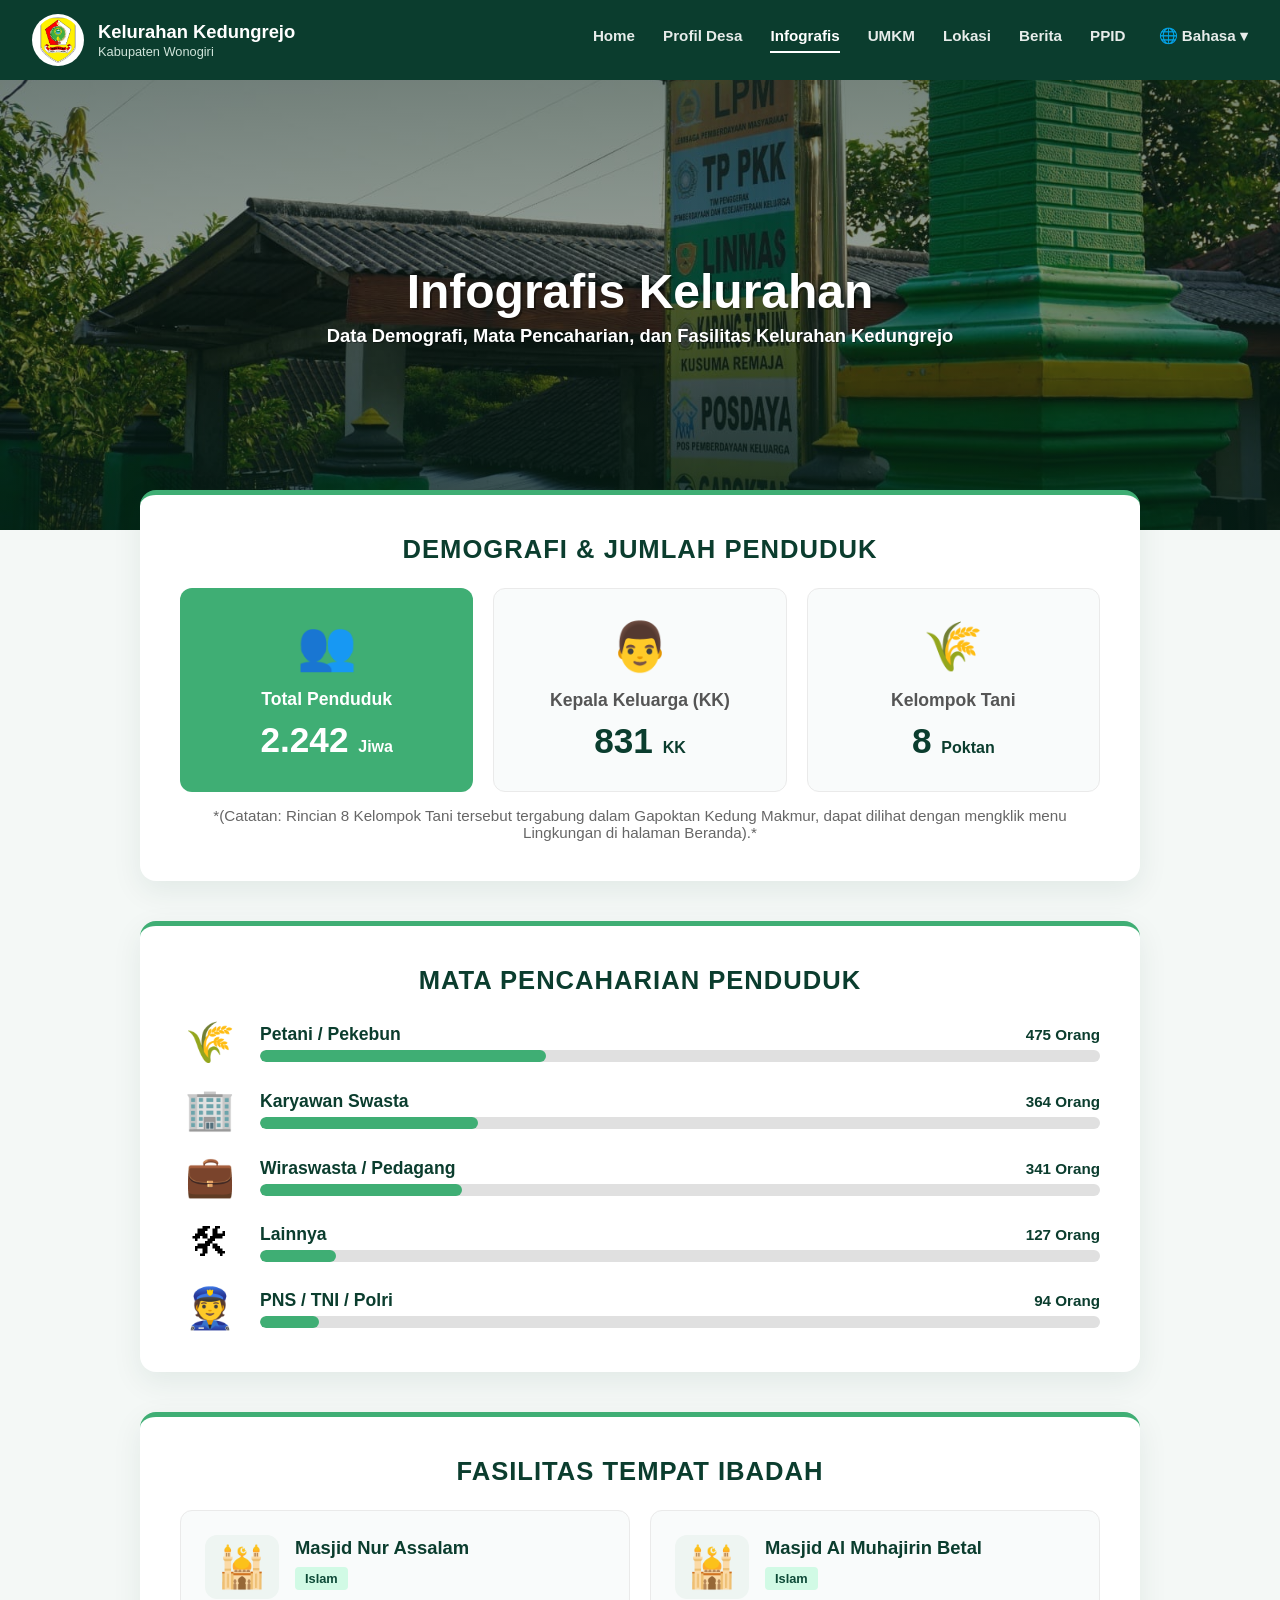
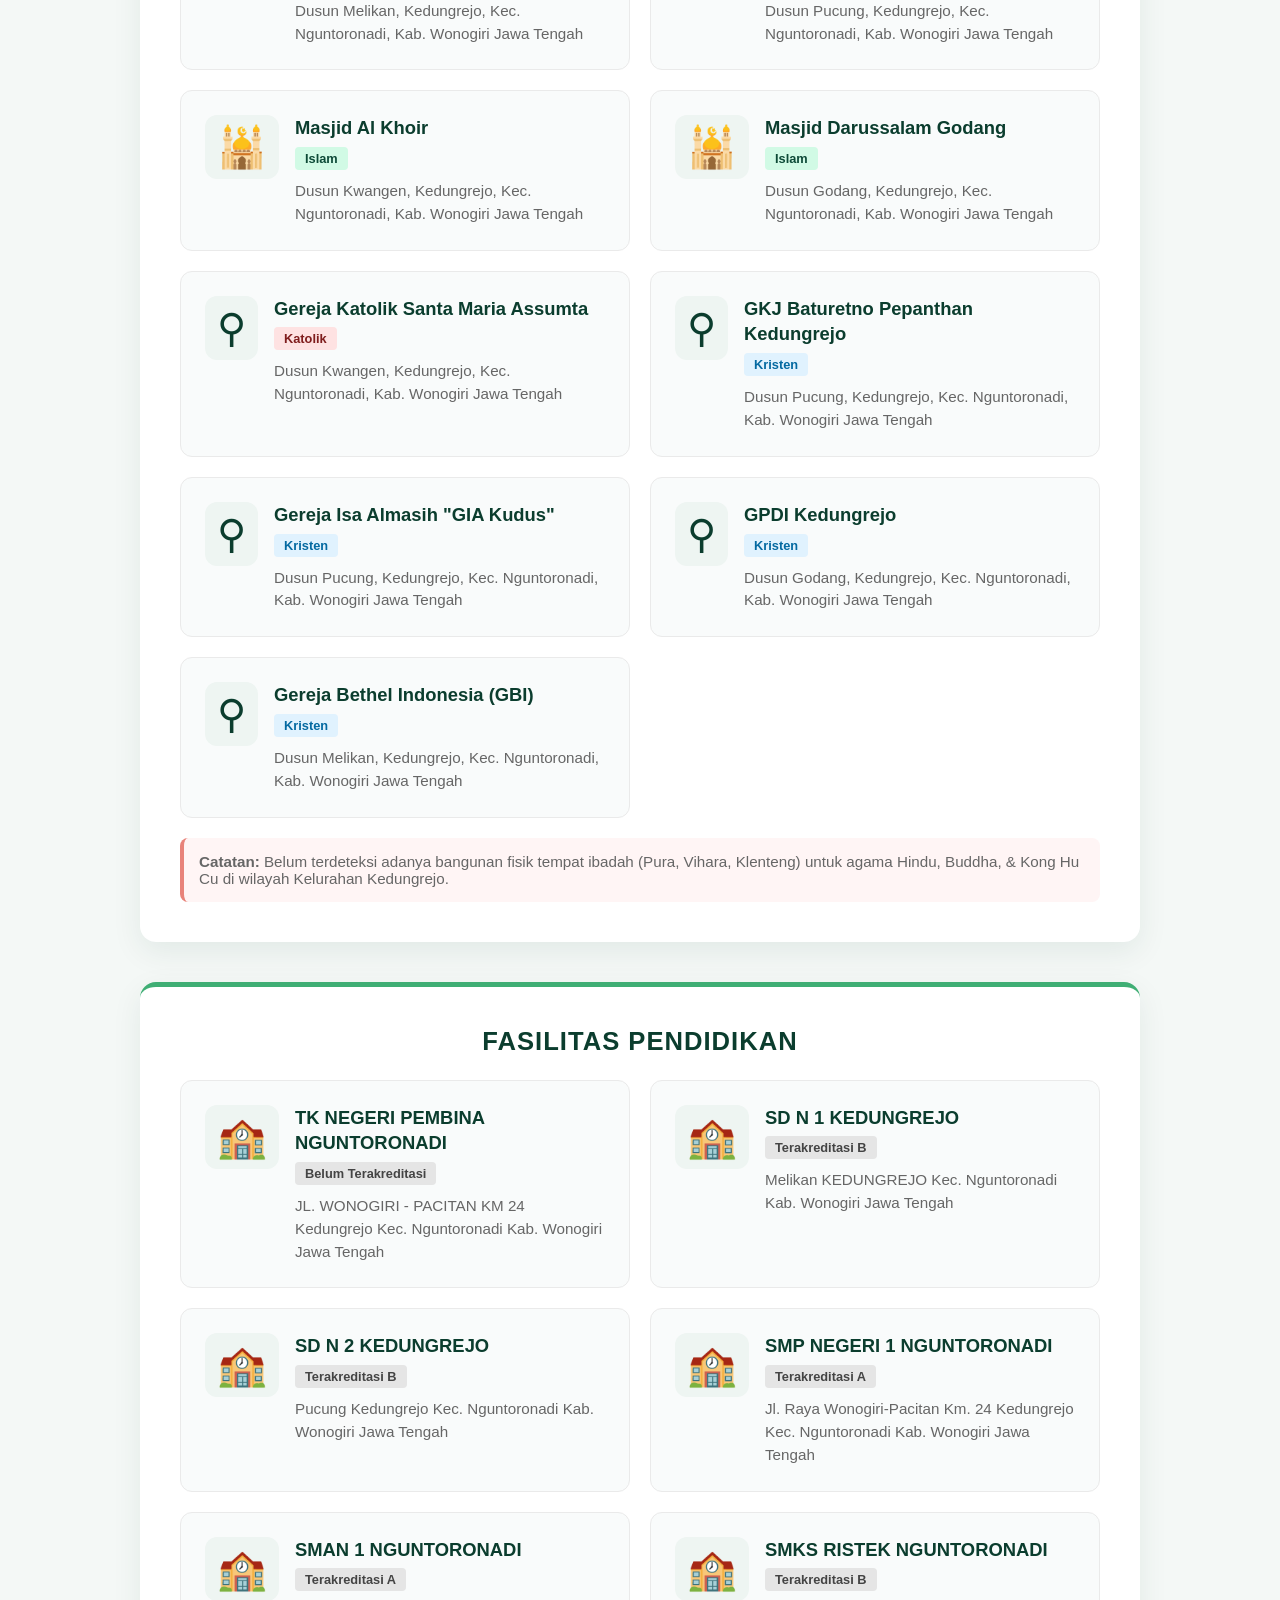
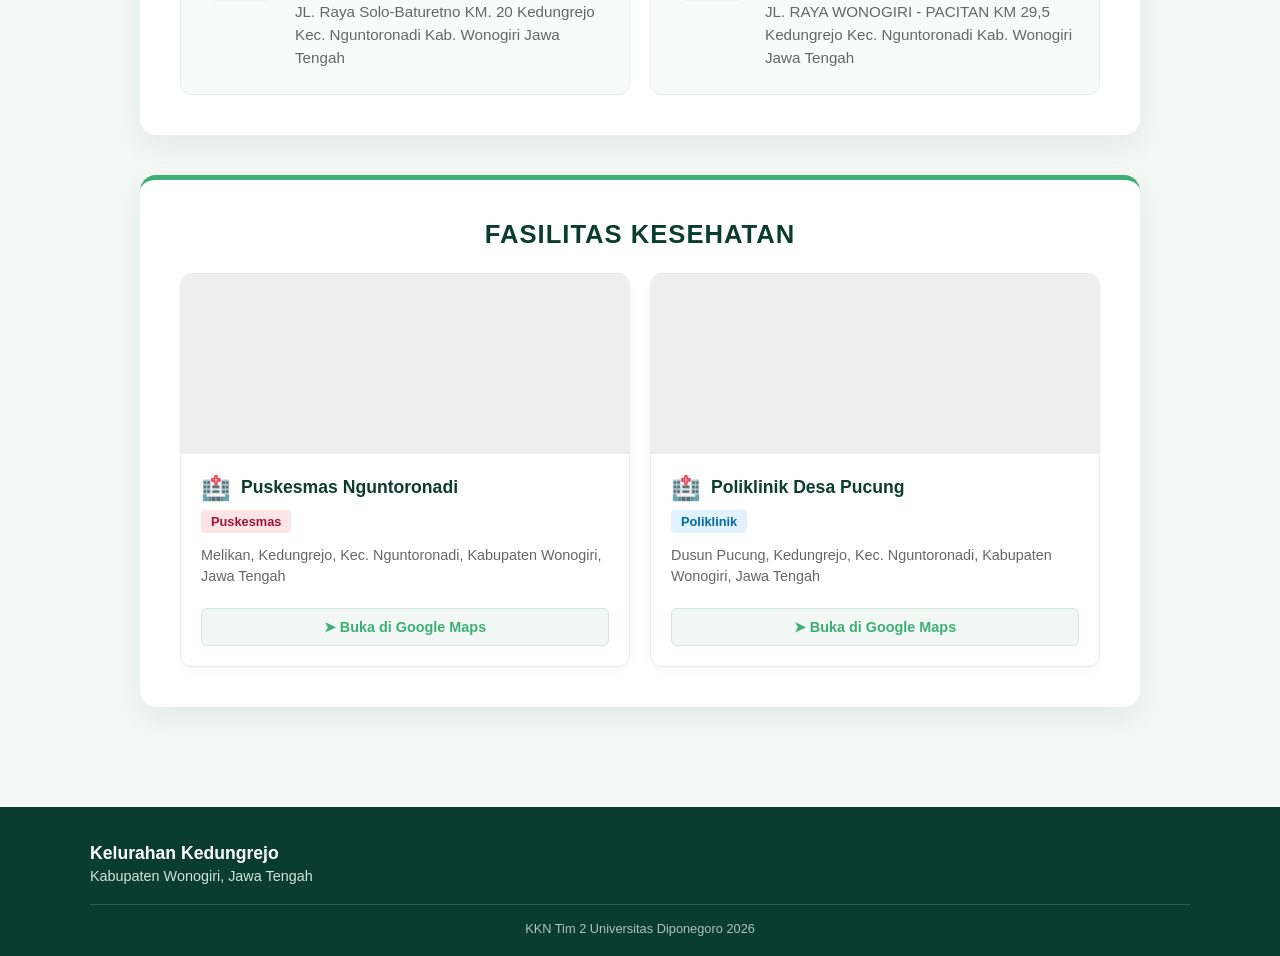
<file: infografis.html>
<!DOCTYPE html>
<html lang="id">
<head>
<meta charset="UTF-8">
<meta name="viewport" content="width=device-width, initial-scale=1.0">
<title>Infografis - Kelurahan Kedungrejo</title>
<link rel="stylesheet" href="style.css">
<style>
  /* =========================================================
     STYLING MENU BAHASA (SISTEM KLIK & DROPDOWN)
     ========================================================= */
  .nav-dropdown {
    position: relative;
    display: inline-block;
    margin-left: 5px;
  }
  .nav-dropdown .nav-link {
    cursor: pointer;
    display: inline-flex;
    align-items: center;
    gap: 6px;
    user-select: none;
  }
  .dropdown-content {
    display: none;
    position: absolute;
    background-color: #ffffff;
    min-width: 140px;
    box-shadow: 0px 8px 16px rgba(0,0,0,0.15);
    z-index: 100;
    border-radius: 10px;
    overflow: hidden;
    top: 100%;
    right: 0;
    margin-top: 12px;
    padding: 6px 0;
  }
  .dropdown-content.show {
    display: block;
  }
  .dropdown-content a {
    color: #1a1a1a;
    padding: 10px 18px;
    text-decoration: none;
    display: block;
    font-size: 0.95rem;
    font-weight: 500;
    transition: background 0.2s ease;
  }
  .dropdown-content a:hover {
    background-color: #f0f7f4;
    color: var(--hijau-tua);
  }

  /* Sembunyikan widget asli Google Translate */
  #google_translate_element {
    position: absolute !important;
    left: -9999px !important;
    top: -9999px !important;
    width: 0 !important;
    height: 0 !important;
    overflow: hidden !important;
  }
  .skiptranslate iframe { display: none !important; }
  body { top: 0 !important; }
</style>
</head>
<body>

<header class="navbar">
  <a href="index.html" class="navbar-left" style="text-decoration: none; color: inherit;">
    <img src="logo-wonogiri (1).png" alt="Logo Kabupaten Wonogiri" class="logo">
    <div class="brand-text">
      <h1>Kelurahan Kedungrejo</h1>
      <p>Kabupaten Wonogiri</p>
    </div>
  </a>

  <button class="menu-toggle" id="menuToggle" aria-label="Buka menu">
    <span></span><span></span><span></span>
  </button>

  <nav class="navbar-right" id="navMenu">
    <a href="index.html" class="nav-link">Home</a>
    <a href="profil.html" class="nav-link">Profil Desa</a>
    <a href="infografis.html" class="nav-link active">Infografis</a>
    <a href="umkm.html" class="nav-link">UMKM</a>
    <a href="lokasi.html" class="nav-link">Lokasi</a>
    <a href="berita.html" class="nav-link">Berita</a>
    <a href="https://dinaspmd.wonogirikab.go.id/ppid/informasi-berkala/" target="_blank" class="nav-link">PPID</a>
    
    <!-- MENU BAHASA SESUAI CONTOH GAMBAR -->
    <div class="nav-dropdown">
      <span class="nav-link" id="langToggle">🌐 Bahasa &#9662;</span>
      <div class="dropdown-content" id="langDropdown">
        <a href="javascript:void(0);" onclick="translatePage('id')">Indonesia</a>
        <a href="javascript:void(0);" onclick="translatePage('en')">English</a>
      </div>
    </div>
  </nav>
</header>

<section class="hero hero-profil">
  <!-- Background menggunakan foto plang kantor lurah (DSC08009.jpg) -->
  <div class="hero-slide" style="background-image: url('DSC08009.jpg'); background-position: center 60%;"></div>
  <div class="hero-overlay"></div>
  <div class="hero-content">
    <h2>Infografis Kelurahan</h2>
    <p>Data Demografi, Mata Pencaharian, dan Fasilitas Kelurahan Kedungrejo</p>
  </div>
</section>

<!-- Konten Infografis -->
<section class="infografis-content">
  <div class="info-container">
    
    <!-- Jumlah Penduduk -->
    <div class="info-section">
      <h3 class="section-title">Demografi & Jumlah Penduduk</h3>
      <div class="stats-grid">
        <div class="stat-card primary">
          <span class="stat-icon">&#128101;</span>
          <h4>Total Penduduk</h4>
          <p class="stat-number">2.242 <span>Jiwa</span></p>
        </div>
        <div class="stat-card">
          <span class="stat-icon">&#128104;</span>
          <h4>Kepala Keluarga (KK)</h4>
          <p class="stat-number">831 <span>KK</span></p>
        </div>
        <div class="stat-card">
          <span class="stat-icon">&#127806;</span>
          <h4>Kelompok Tani</h4>
          <p class="stat-number">8 <span>Poktan</span></p>
        </div>
      </div>
      <div style="margin-top: 15px; text-align: center; color: #666; font-size: 0.95rem;">
        *(Catatan: Rincian 8 Kelompok Tani tersebut tergabung dalam Gapoktan Kedung Makmur, dapat dilihat dengan mengklik menu Lingkungan di halaman Beranda).*
      </div>
    </div>

    <!-- Mata Pencaharian -->
    <div class="info-section">
      <h3 class="section-title">Mata Pencaharian Penduduk</h3>
      <div class="pekerjaan-grid">
        
        <div class="pekerjaan-item">
          <span class="p-icon">&#127806;</span>
          <div class="p-info">
            <div style="display: flex; justify-content: space-between; align-items: center; margin-bottom: 5px;">
              <h4 style="margin: 0;">Petani / Pekebun</h4>
              <span style="font-size: 0.95rem; font-weight: 700; color: var(--hijau-tua);">475 Orang</span>
            </div>
            <div class="progress-bar"><div class="progress" style="width: 34%;"></div></div>
          </div>
        </div>
        
        <div class="pekerjaan-item">
          <span class="p-icon">&#127970;</span>
          <div class="p-info">
            <div style="display: flex; justify-content: space-between; align-items: center; margin-bottom: 5px;">
              <h4 style="margin: 0;">Karyawan Swasta</h4>
              <span style="font-size: 0.95rem; font-weight: 700; color: var(--hijau-tua);">364 Orang</span>
            </div>
            <div class="progress-bar"><div class="progress" style="width: 26%;"></div></div>
          </div>
        </div>

        <div class="pekerjaan-item">
          <span class="p-icon">&#128188;</span>
          <div class="p-info">
            <div style="display: flex; justify-content: space-between; align-items: center; margin-bottom: 5px;">
              <h4 style="margin: 0;">Wiraswasta / Pedagang</h4>
              <span style="font-size: 0.95rem; font-weight: 700; color: var(--hijau-tua);">341 Orang</span>
            </div>
            <div class="progress-bar"><div class="progress" style="width: 24%;"></div></div>
          </div>
        </div>
        
        <div class="pekerjaan-item">
          <span class="p-icon">&#128736;</span>
          <div class="p-info">
            <div style="display: flex; justify-content: space-between; align-items: center; margin-bottom: 5px;">
              <h4 style="margin: 0;">Lainnya</h4>
              <span style="font-size: 0.95rem; font-weight: 700; color: var(--hijau-tua);">127 Orang</span>
            </div>
            <div class="progress-bar"><div class="progress" style="width: 9%;"></div></div>
          </div>
        </div>

        <div class="pekerjaan-item">
          <span class="p-icon">&#128110;</span>
          <div class="p-info">
            <div style="display: flex; justify-content: space-between; align-items: center; margin-bottom: 5px;">
              <h4 style="margin: 0;">PNS / TNI / Polri</h4>
              <span style="font-size: 0.95rem; font-weight: 700; color: var(--hijau-tua);">94 Orang</span>
            </div>
            <div class="progress-bar"><div class="progress" style="width: 7%;"></div></div>
          </div>
        </div>
        
      </div>
    </div>

    <!-- Tempat Ibadah -->
    <div class="info-section">
      <h3 class="section-title">Fasilitas Tempat Ibadah</h3>
      <div class="fasilitas-grid">
        
        <a href="https://www.google.com/maps/search/?api=1&query=Masjid+Nur+Assalam+Melikan+Kedungrejo+Nguntoronadi+Wonogiri" target="_blank" class="fasilitas-card">
          <span class="fasilitas-icon">&#128332;</span>
          <div class="fasilitas-details">
            <h4>Masjid Nur Assalam</h4>
            <span class="badge islam">Islam</span>
            <p>Dusun Melikan, Kedungrejo, Kec. Nguntoronadi, Kab. Wonogiri Jawa Tengah</p>
          </div>
        </a>

        <a href="https://www.google.com/maps/search/?api=1&query=Masjid+Al+Muhajirin+Betal+Pucung+Kedungrejo+Nguntoronadi+Wonogiri" target="_blank" class="fasilitas-card">
          <span class="fasilitas-icon">&#128332;</span>
          <div class="fasilitas-details">
            <h4>Masjid Al Muhajirin Betal</h4>
            <span class="badge islam">Islam</span>
            <p>Dusun Pucung, Kedungrejo, Kec. Nguntoronadi, Kab. Wonogiri Jawa Tengah</p>
          </div>
        </a>

        <a href="https://www.google.com/maps/search/?api=1&query=Masjid+Al+Khoir+Kwangen+Kedungrejo+Nguntoronadi+Wonogiri" target="_blank" class="fasilitas-card">
          <span class="fasilitas-icon">&#128332;</span>
          <div class="fasilitas-details">
            <h4>Masjid Al Khoir</h4>
            <span class="badge islam">Islam</span>
            <p>Dusun Kwangen, Kedungrejo, Kec. Nguntoronadi, Kab. Wonogiri Jawa Tengah</p>
          </div>
        </a>

        <a href="https://www.google.com/maps/search/?api=1&query=Masjid+Darussalam+Godang+Kedungrejo+Nguntoronadi+Wonogiri" target="_blank" class="fasilitas-card">
          <span class="fasilitas-icon">&#128332;</span>
          <div class="fasilitas-details">
            <h4>Masjid Darussalam Godang</h4>
            <span class="badge islam">Islam</span>
            <p>Dusun Godang, Kedungrejo, Kec. Nguntoronadi, Kab. Wonogiri Jawa Tengah</p>
          </div>
        </a>

        <a href="https://www.google.com/maps/search/?api=1&query=Gereja+Katolik+Santa+Maria+Assumta+Kwangen+Kedungrejo+Nguntoronadi+Wonogiri" target="_blank" class="fasilitas-card">
          <span class="fasilitas-icon">&#9906;</span>
          <div class="fasilitas-details">
            <h4>Gereja Katolik Santa Maria Assumta</h4>
            <span class="badge katolik">Katolik</span>
            <p>Dusun Kwangen, Kedungrejo, Kec. Nguntoronadi, Kab. Wonogiri Jawa Tengah</p>
          </div>
        </a>

        <a href="https://www.google.com/maps/search/?api=1&query=GKJ+Baturetno+Pepanthan+Kedungrejo+Pucung+Nguntoronadi+Wonogiri" target="_blank" class="fasilitas-card">
          <span class="fasilitas-icon">&#9906;</span>
          <div class="fasilitas-details">
            <h4>GKJ Baturetno Pepanthan Kedungrejo</h4>
            <span class="badge kristen">Kristen</span>
            <p>Dusun Pucung, Kedungrejo, Kec. Nguntoronadi, Kab. Wonogiri Jawa Tengah</p>
          </div>
        </a>

        <a href="https://www.google.com/maps/search/?api=1&query=Gereja+Isa+Almasih+GIA+Kudus+Nguntoronadi+Pucung+Kedungrejo+Wonogiri" target="_blank" class="fasilitas-card">
          <span class="fasilitas-icon">&#9906;</span>
          <div class="fasilitas-details">
            <h4>Gereja Isa Almasih "GIA Kudus"</h4>
            <span class="badge kristen">Kristen</span>
            <p>Dusun Pucung, Kedungrejo, Kec. Nguntoronadi, Kab. Wonogiri Jawa Tengah</p>
          </div>
        </a>

        <a href="https://www.google.com/maps/search/?api=1&query=GPDI+Kedungrejo+Godang+Nguntoronadi+Wonogiri" target="_blank" class="fasilitas-card">
          <span class="fasilitas-icon">&#9906;</span>
          <div class="fasilitas-details">
            <h4>GPDI Kedungrejo</h4>
            <span class="badge kristen">Kristen</span>
            <p>Dusun Godang, Kedungrejo, Kec. Nguntoronadi, Kab. Wonogiri Jawa Tengah</p>
          </div>
        </a>

        <a href="https://www.google.com/maps/search/?api=1&query=Gereja+Bethel+Indonesia+GBI+Melikan+Kedungrejo+Nguntoronadi+Wonogiri" target="_blank" class="fasilitas-card">
          <span class="fasilitas-icon">&#9906;</span>
          <div class="fasilitas-details">
            <h4>Gereja Bethel Indonesia (GBI)</h4>
            <span class="badge kristen">Kristen</span>
            <p>Dusun Melikan, Kedungrejo, Kec. Nguntoronadi, Kab. Wonogiri Jawa Tengah</p>
          </div>
        </a>

      </div>
      
      <div style="margin-top: 20px; background: #fff5f5; border-left: 4px solid #e8837a; padding: 15px; border-radius: 8px;">
        <p style="color: #666; font-size: 0.95rem; margin: 0;"><strong>Catatan:</strong> Belum terdeteksi adanya bangunan fisik tempat ibadah (Pura, Vihara, Klenteng) untuk agama Hindu, Buddha, & Kong Hu Cu di wilayah Kelurahan Kedungrejo.</p>
      </div>
    </div>

    <!-- Fasilitas Pendidikan -->
    <div class="info-section">
      <h3 class="section-title">Fasilitas Pendidikan</h3>
      <div class="fasilitas-grid">
        
        <a href="https://www.google.com/maps/search/?api=1&query=TK+NEGERI+PEMBINA+NGUNTORONADI+Kedungrejo+Wonogiri" target="_blank" class="fasilitas-card">
          <span class="fasilitas-icon">&#127979;</span>
          <div class="fasilitas-details">
            <h4>TK NEGERI PEMBINA NGUNTORONADI</h4>
            <span class="badge abu">Belum Terakreditasi</span>
            <p>JL. WONOGIRI - PACITAN KM 24 Kedungrejo Kec. Nguntoronadi Kab. Wonogiri Jawa Tengah</p>
          </div>
        </a>

        <a href="https://www.google.com/maps/search/?api=1&query=SD+N+1+KEDUNGREJO+Melikan+Nguntoronadi+Wonogiri" target="_blank" class="fasilitas-card">
          <span class="fasilitas-icon">&#127979;</span>
          <div class="fasilitas-details">
            <h4>SD N 1 KEDUNGREJO</h4>
            <span class="badge abu">Terakreditasi B</span>
            <p>Melikan KEDUNGREJO Kec. Nguntoronadi Kab. Wonogiri Jawa Tengah</p>
          </div>
        </a>

        <a href="https://www.google.com/maps/search/?api=1&query=SD+N+2+KEDUNGREJO+Pucung+Nguntoronadi+Wonogiri" target="_blank" class="fasilitas-card">
          <span class="fasilitas-icon">&#127979;</span>
          <div class="fasilitas-details">
            <h4>SD N 2 KEDUNGREJO</h4>
            <span class="badge abu">Terakreditasi B</span>
            <p>Pucung Kedungrejo Kec. Nguntoronadi Kab. Wonogiri Jawa Tengah</p>
          </div>
        </a>

        <a href="https://www.google.com/maps/search/?api=1&query=SMP+NEGERI+1+NGUNTORONADI+Kedungrejo+Wonogiri" target="_blank" class="fasilitas-card">
          <span class="fasilitas-icon">&#127979;</span>
          <div class="fasilitas-details">
            <h4>SMP NEGERI 1 NGUNTORONADI</h4>
            <span class="badge abu">Terakreditasi A</span>
            <p>Jl. Raya Wonogiri-Pacitan Km. 24 Kedungrejo Kec. Nguntoronadi Kab. Wonogiri Jawa Tengah</p>
          </div>
        </a>

        <a href="https://www.google.com/maps/search/?api=1&query=SMAN+1+NGUNTORONADI+Kedungrejo+Wonogiri" target="_blank" class="fasilitas-card">
          <span class="fasilitas-icon">&#127979;</span>
          <div class="fasilitas-details">
            <h4>SMAN 1 NGUNTORONADI</h4>
            <span class="badge abu">Terakreditasi A</span>
            <p>JL. Raya Solo-Baturetno KM. 20 Kedungrejo Kec. Nguntoronadi Kab. Wonogiri Jawa Tengah</p>
          </div>
        </a>

        <a href="https://www.google.com/maps/search/?api=1&query=SMKS+RISTEK+NGUNTORONADI+Kedungrejo+Wonogiri" target="_blank" class="fasilitas-card">
          <span class="fasilitas-icon">&#127979;</span>
          <div class="fasilitas-details">
            <h4>SMKS RISTEK NGUNTORONADI</h4>
            <span class="badge abu">Terakreditasi B</span>
            <p>JL. RAYA WONOGIRI - PACITAN KM 29,5 Kedungrejo Kec. Nguntoronadi Kab. Wonogiri Jawa Tengah</p>
          </div>
        </a>

      </div>
    </div>

    <!-- Fasilitas Kesehatan (Diperbarui dengan Google Maps Embed) -->
    <div class="info-section">
      <h3 class="section-title">Fasilitas Kesehatan</h3>
      <div style="display: grid; gap: 20px; grid-template-columns: repeat(auto-fit, minmax(320px, 1fr)); margin-top: 15px;">
        
        <!-- PUSKESMAS -->
        <div style="background: #fff; border-radius: 12px; border: 1px solid #eaeaea; box-shadow: 0 4px 8px rgba(0,0,0,0.03); display: flex; flex-direction: column; overflow: hidden;">
          <div style="width: 100%; height: 180px; background: #eee;">
            <iframe src="https://www.google.com/maps?q=Puskesmas+Nguntoronadi,Wonogiri&output=embed" width="100%" height="100%" style="border:0;" allowfullscreen="" loading="lazy" referrerpolicy="no-referrer-when-downgrade"></iframe>
          </div>
          <div style="padding: 20px; display: flex; flex-direction: column; flex-grow: 1;">
            <div style="display: flex; align-items: center; margin-bottom: 8px;">
              <span style="font-size: 1.5rem; margin-right: 10px;">&#127973;</span>
              <h4 style="margin: 0; color: var(--hijau-tua); font-size: 1.1rem;">Puskesmas Nguntoronadi</h4>
            </div>
            <span class="badge" style="background: #ffe4e6; color: #9f1239; width: fit-content; margin-bottom: 12px;">Puskesmas</span>
            <p style="color: #666; font-size: 0.9rem; line-height: 1.5; margin-bottom: 20px; flex-grow: 1;">
              Melikan, Kedungrejo, Kec. Nguntoronadi, Kabupaten Wonogiri, Jawa Tengah
            </p>
            <a href="https://share.google/LflA5dki8J5psTY2e" target="_blank" style="display: block; text-align: center; background: #f0f7f4; color: var(--hijau-widget); padding: 10px; border-radius: 6px; text-decoration: none; font-weight: bold; font-size: 0.9rem; border: 1px solid #d1e7dd; transition: all 0.3s ease;">
              &#10148; Buka di Google Maps
            </a>
          </div>
        </div>

        <!-- POLINDES -->
        <div style="background: #fff; border-radius: 12px; border: 1px solid #eaeaea; box-shadow: 0 4px 8px rgba(0,0,0,0.03); display: flex; flex-direction: column; overflow: hidden;">
          <div style="width: 100%; height: 180px; background: #eee;">
            <iframe src="https://www.google.com/maps?q=Pucung,+Kedungrejo,+Nguntoronadi,+Wonogiri&output=embed" width="100%" height="100%" style="border:0;" allowfullscreen="" loading="lazy" referrerpolicy="no-referrer-when-downgrade"></iframe>
          </div>
          <div style="padding: 20px; display: flex; flex-direction: column; flex-grow: 1;">
            <div style="display: flex; align-items: center; margin-bottom: 8px;">
              <span style="font-size: 1.5rem; margin-right: 10px;">&#127973;</span>
              <h4 style="margin: 0; color: var(--hijau-tua); font-size: 1.1rem;">Poliklinik Desa Pucung</h4>
            </div>
            <span class="badge" style="background: #e0f2fe; color: #0369a1; width: fit-content; margin-bottom: 12px;">Poliklinik</span>
            <p style="color: #666; font-size: 0.9rem; line-height: 1.5; margin-bottom: 20px; flex-grow: 1;">
              Dusun Pucung, Kedungrejo, Kec. Nguntoronadi, Kabupaten Wonogiri, Jawa Tengah
            </p>
            <a href="https://maps.app.goo.gl/DDcW9aZGhQfwgKJ49" target="_blank" style="display: block; text-align: center; background: #f0f7f4; color: var(--hijau-widget); padding: 10px; border-radius: 6px; text-decoration: none; font-weight: bold; font-size: 0.9rem; border: 1px solid #d1e7dd; transition: all 0.3s ease;">
              &#10148; Buka di Google Maps
            </a>
          </div>
        </div>

      </div>
    </div>

  </div>
</section>

<footer class="site-footer">
  <div class="footer-content">
    <div class="footer-brand">
      <h4>Kelurahan Kedungrejo</h4>
      <p>Kabupaten Wonogiri, Jawa Tengah</p>
    </div>
  </div>
  <p class="footer-copy">KKN Tim 2 Universitas Diponegoro 2026</p>
</footer>

<script src="script.js"></script>

<!-- ========================================================= -->
<!-- WIDGET GOOGLE TRANSLATE (TERSEMBUNYI) & SCRIPT MENU KLIK  -->
<!-- ========================================================= -->
<div id="google_translate_element"></div>

<script type="text/javascript">
  function googleTranslateElementInit() {
    new google.translate.TranslateElement({
      pageLanguage: 'id', 
      includedLanguages: 'en,id',
      autoDisplay: false
    }, 'google_translate_element');
  }

  // Fungsi Penerjemah ketika opsi bahasa diklik
  function translatePage(langCode) {
    var selectField = document.querySelector("select.goog-te-combo");
    if (selectField) {
      selectField.value = langCode;
      selectField.dispatchEvent(new Event('change'));
      // Menutup kotak dropdown setelah dipilih
      document.getElementById("langDropdown").classList.remove("show");
    } else {
      setTimeout(function() { translatePage(langCode); }, 500);
    }
  }

  // Fungsi Buka/Tutup Menu Dropdown Bahasa
  var langToggle = document.getElementById("langToggle");
  if(langToggle) {
    langToggle.onclick = function(event) {
      event.stopPropagation(); 
      document.getElementById("langDropdown").classList.toggle("show");
    };
  }

  // Menutup menu jika user mengklik area lain di luar menu
  window.addEventListener('click', function(event) {
    if (!event.target.matches('#langToggle')) {
      var dropdowns = document.getElementsByClassName("dropdown-content");
      for (var i = 0; i < dropdowns.length; i++) {
        if (dropdowns[i].classList.contains('show')) {
          dropdowns[i].classList.remove('show');
        }
      }
    }
  });
</script>
<script type="text/javascript" src="https://translate.google.com/translate_a/element.js?cb=googleTranslateElementInit"></script>

</body>
</html>
</file>
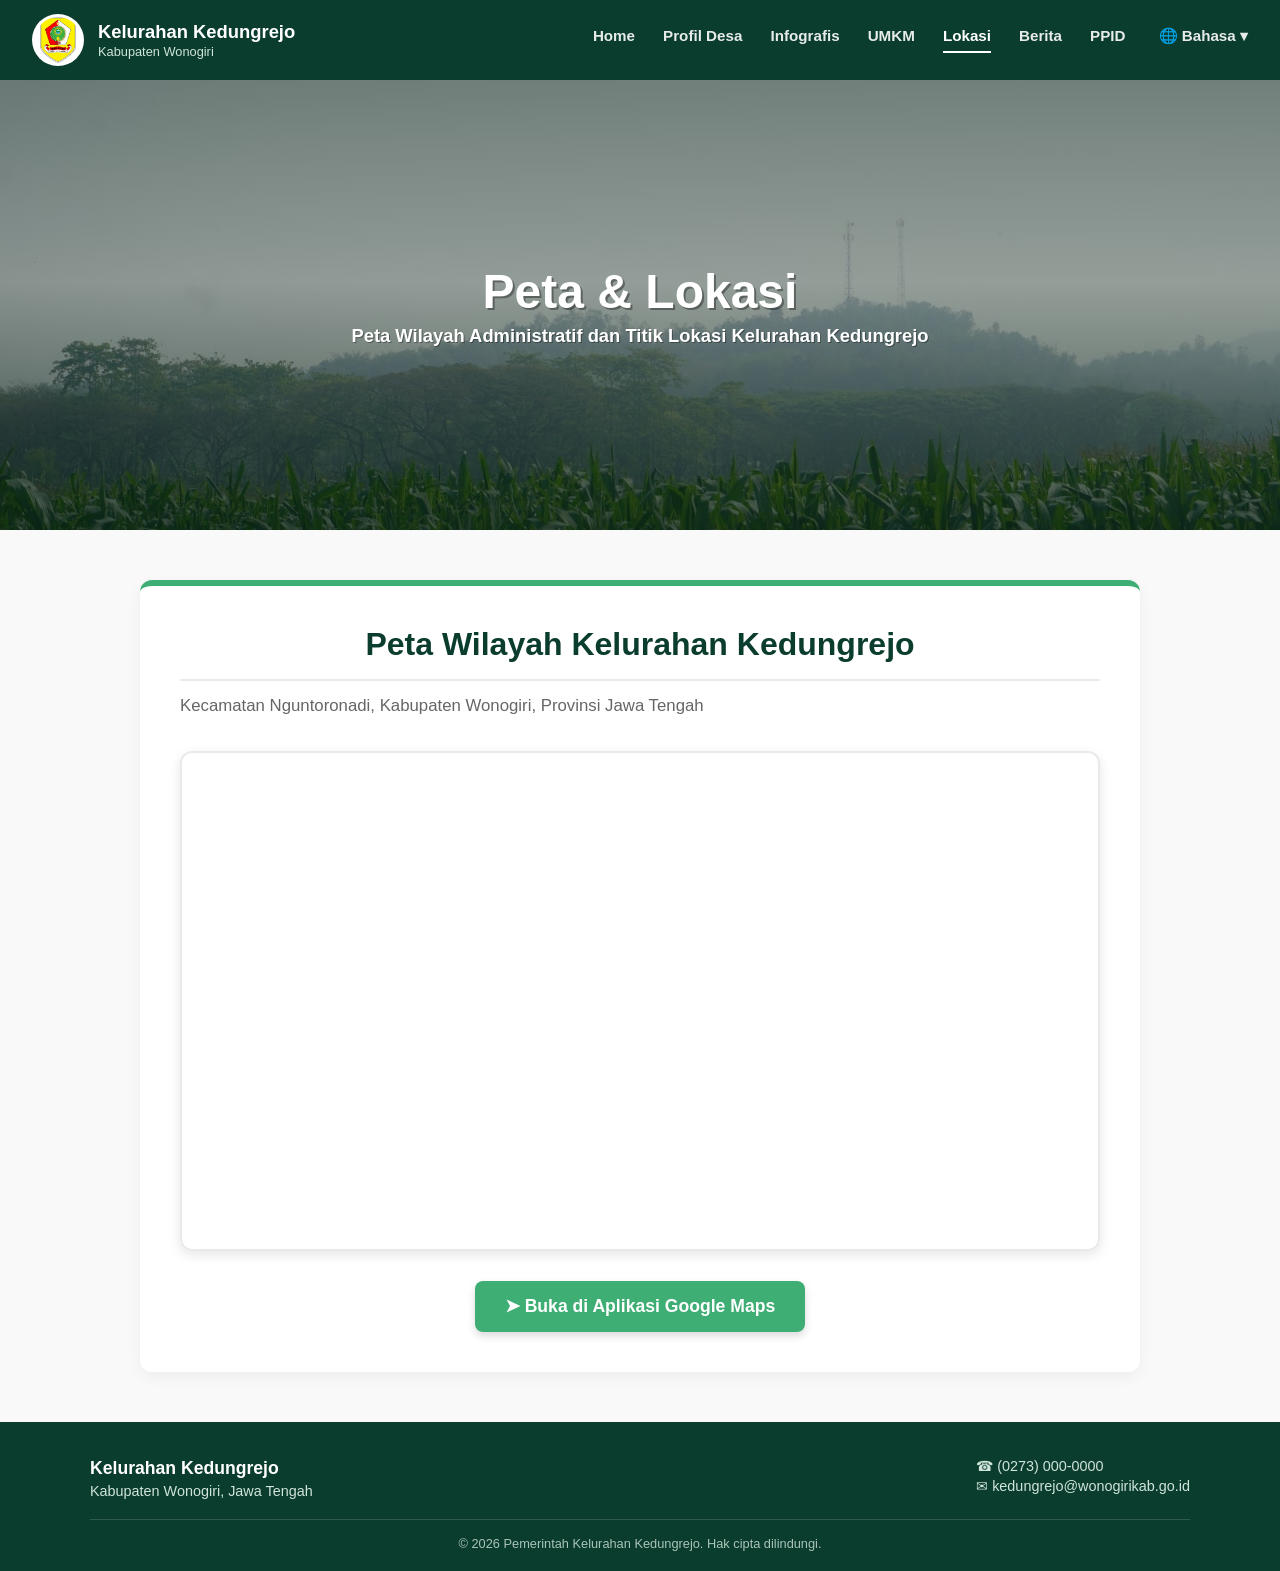
<file: lokasi.html>
<!DOCTYPE html>
<html lang="id">
<head>
<meta charset="UTF-8">
<meta name="viewport" content="width=device-width, initial-scale=1.0">
<title>Lokasi Desa - Kelurahan Kedungrejo</title>
<link rel="stylesheet" href="style.css">
<style>
  /* MENU BAHASA CUSTOM & WIDGET TERSEMBUNYI */
  .nav-dropdown { position: relative; display: inline-block; margin-left: 5px; }
  .nav-dropdown .nav-link { cursor: pointer; display: inline-flex; align-items: center; gap: 5px; user-select: none; }
  .dropdown-content { display: none; position: absolute; background-color: #ffffff; min-width: 140px; box-shadow: 0px 8px 16px rgba(0,0,0,0.15); z-index: 100; border-radius: 8px; overflow: hidden; top: 100%; right: 0; margin-top: 10px; }
  .dropdown-content.show { display: block; }
  .dropdown-content a { color: #333333; padding: 12px 16px; text-decoration: none; display: block; font-size: 0.95rem; font-weight: 500; transition: background 0.3s ease; }
  .dropdown-content a:hover { background-color: #f0f7f4; color: var(--hijau-tua); }
  
  #google_translate_element { position: absolute !important; left: -9999px !important; top: -9999px !important; width: 0 !important; height: 0 !important; overflow: hidden !important; }
  .skiptranslate iframe { display: none !important; }
  body { top: 0 !important; }
</style>
</head>
<body>

<header class="navbar">
  <a href="index.html" class="navbar-left" style="text-decoration: none; color: inherit;">
    <img src="logo-wonogiri (1).png" alt="Logo Kabupaten Wonogiri" class="logo">
    <div class="brand-text">
      <h1>Kelurahan Kedungrejo</h1>
      <p>Kabupaten Wonogiri</p>
    </div>
  </a>

  <button class="menu-toggle" id="menuToggle" aria-label="Buka menu">
    <span></span><span></span><span></span>
  </button>

  <nav class="navbar-right" id="navMenu">
    <a href="index.html" class="nav-link">Home</a>
    <a href="profil.html" class="nav-link">Profil Desa</a>
    <a href="infografis.html" class="nav-link">Infografis</a>
    <a href="umkm.html" class="nav-link">UMKM</a>
    <a href="lokasi.html" class="nav-link active">Lokasi</a>
    <a href="berita.html" class="nav-link">Berita</a>
    <a href="https://dinaspmd.wonogirikab.go.id/ppid/informasi-berkala/" target="_blank" class="nav-link">PPID</a>
    
    <!-- MENU BAHASA -->
    <div class="nav-dropdown">
      <span class="nav-link" id="langToggle">🌐 Bahasa &#9662;</span>
      <div class="dropdown-content" id="langDropdown">
        <a href="javascript:void(0);" onclick="translatePage('id')">Indonesia</a>
        <a href="javascript:void(0);" onclick="translatePage('en')">English</a>
      </div>
    </div>
  </nav>
</header>

<section class="hero hero-profil">
  <!-- Langsung memanggil nama file DSC08110.jpg -->
  <div class="hero-slide" style="background-image: url('DSC09035.jpg'); background-position: center;"></div>
  <div class="hero-overlay"></div>
  <div class="hero-content">
    <h2>Peta & Lokasi</h2>
    <p>Peta Wilayah Administratif dan Titik Lokasi Kelurahan Kedungrejo</p>
  </div>
</section>

<!-- Konten Peta Lokasi -->
<section class="profil-content" style="padding: 50px 5%; background-color: #f9f9f9;">
  <div class="profil-box" style="background: #fff; padding: 40px; border-radius: 12px; box-shadow: 0 5px 15px rgba(0,0,0,0.05); max-width: 1000px; margin: 0 auto;">
    
    <div style="text-align: center; margin-bottom: 30px;">
      <h2 style="color: var(--hijau-tua); margin-bottom: 10px; font-size: 2rem;">Peta Wilayah Kelurahan Kedungrejo</h2>
      <p style="color: #666; font-size: 1.05rem;">Kecamatan Nguntoronadi, Kabupaten Wonogiri, Provinsi Jawa Tengah</p>
    </div>

    <!-- Tampilan Google Maps Lebar (Embed) -->
    <div style="width: 100%; height: 500px; border-radius: 12px; overflow: hidden; box-shadow: 0 4px 12px rgba(0,0,0,0.1); margin-bottom: 30px; border: 2px solid #eaeaea;">
      <iframe src="https://www.google.com/maps?q=Kedungrejo,Nguntoronadi,Wonogiri&output=embed" width="100%" height="100%" style="border:0;" allowfullscreen="" loading="lazy" referrerpolicy="no-referrer-when-downgrade"></iframe>
    </div>

    <div style="text-align: center;">
      <a href="https://www.google.com/maps/place/Kedungrejo,+Nguntoronadi,+Kabupaten+Wonogiri,+Jawa+Tengah" target="_blank" style="display: inline-block; background: var(--hijau-widget); color: #fff; padding: 15px 30px; border-radius: 8px; text-decoration: none; font-weight: bold; font-size: 1.1rem; transition: background 0.3s ease; box-shadow: 0 4px 8px rgba(0,0,0,0.15);">
        &#10148; Buka di Aplikasi Google Maps
      </a>
    </div>

  </div>
</section>

<footer class="site-footer">
  <div class="footer-content">
    <div class="footer-brand">
      <h4>Kelurahan Kedungrejo</h4>
      <p>Kabupaten Wonogiri, Jawa Tengah</p>
    </div>
    <div class="footer-contact">
      <p>&#9742; (0273) 000-0000</p>
      <p>&#9993; kedungrejo@wonogirikab.go.id</p>
    </div>
  </div>
  <p class="footer-copy">&copy; 2026 Pemerintah Kelurahan Kedungrejo. Hak cipta dilindungi.</p>
</footer>

<script src="script.js"></script>

<!-- WIDGET GOOGLE TRANSLATE & SCRIPT -->
<div id="google_translate_element"></div>
<script type="text/javascript">
  function googleTranslateElementInit() {
    new google.translate.TranslateElement({
      pageLanguage: 'id', 
      includedLanguages: 'en,id',
      autoDisplay: false
    }, 'google_translate_element');
  }

  function translatePage(langCode) {
    var selectField = document.querySelector("select.goog-te-combo");
    if (selectField) {
      selectField.value = langCode;
      selectField.dispatchEvent(new Event('change'));
      document.getElementById("langDropdown").classList.remove("show");
    } else {
      setTimeout(function() { translatePage(langCode); }, 500);
    }
  }

  // Buka/Tutup Menu Bahasa
  var langToggle = document.getElementById("langToggle");
  if(langToggle) {
    langToggle.onclick = function(event) {
      event.stopPropagation(); 
      document.getElementById("langDropdown").classList.toggle("show");
    };
  }

  // Tutup menu jika klik sembarang tempat
  window.addEventListener('click', function(event) {
    if (!event.target.matches('#langToggle')) {
      var dropdowns = document.getElementsByClassName("dropdown-content");
      for (var i = 0; i < dropdowns.length; i++) {
        if (dropdowns[i].classList.contains('show')) {
          dropdowns[i].classList.remove('show');
        }
      }
    }
  });
</script>
<script type="text/javascript" src="https://translate.google.com/translate_a/element.js?cb=googleTranslateElementInit"></script>

</body>
</html>
</file>
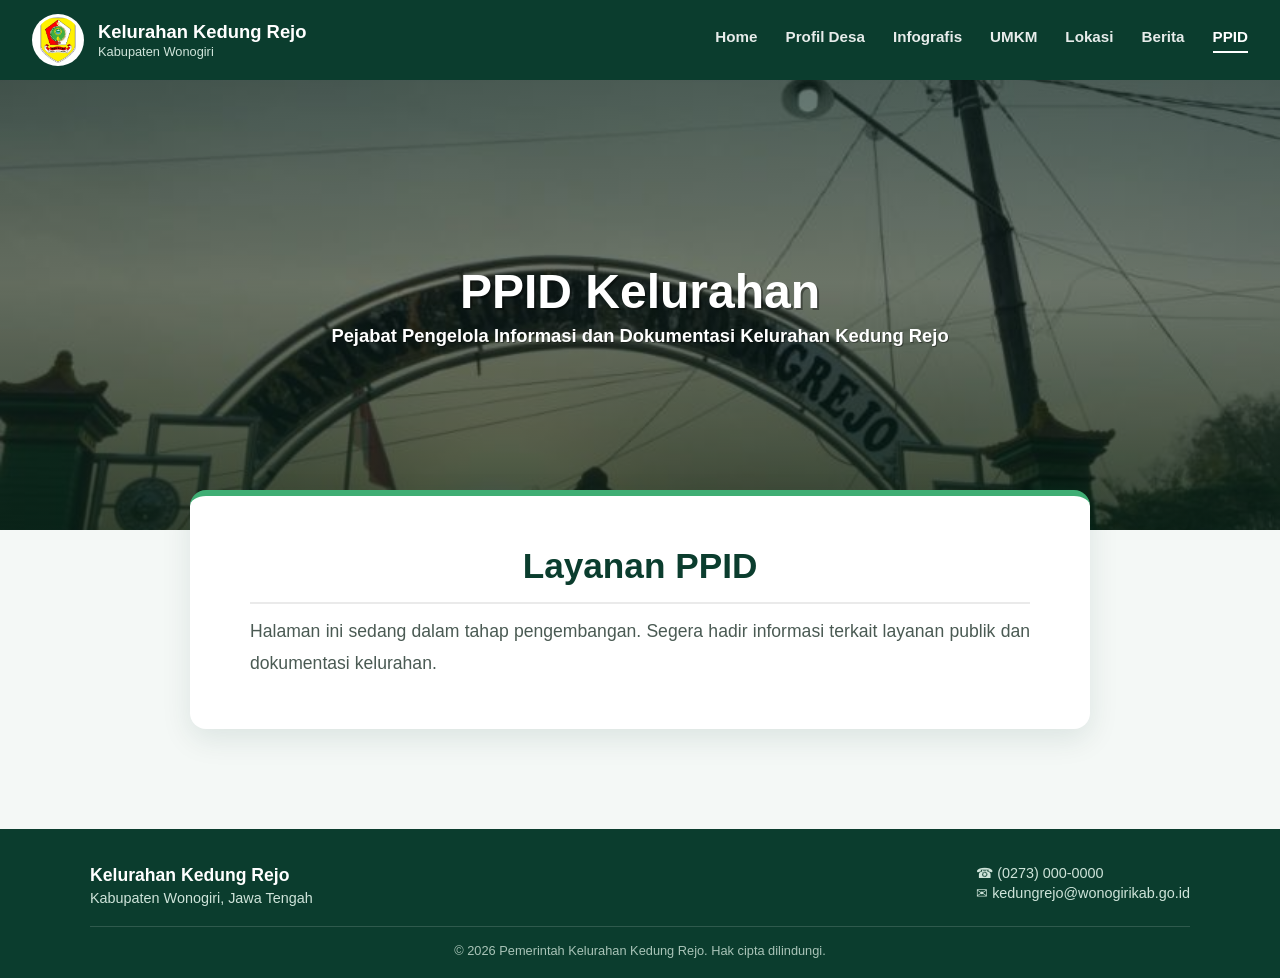
<file: ppid.html>
<!DOCTYPE html>
<html lang="id">
<head>
<meta charset="UTF-8">
<meta name="viewport" content="width=device-width, initial-scale=1.0">
<title>PPID - Kelurahan Kedung Rejo</title>
<link rel="stylesheet" href="style.css">
</head>
<body>

<header class="navbar">
  <div class="navbar-left">
    <img src="logo-wonogiri (1).png" alt="Logo Kabupaten Wonogiri" class="logo">
    <div class="brand-text">
      <h1>Kelurahan Kedung Rejo</h1>
      <p>Kabupaten Wonogiri</p>
    </div>
  </div>

  <button class="menu-toggle" id="menuToggle" aria-label="Buka menu">
    <span></span><span></span><span></span>
  </button>

  <nav class="navbar-right" id="navMenu">
    <a href="index.html" class="nav-link">Home</a>
    <a href="profil.html" class="nav-link">Profil Desa</a>
    <a href="infografis.html" class="nav-link">Infografis</a>
    <a href="umkm.html" class="nav-link">UMKM</a>
    <a href="lokasi.html" class="nav-link">Lokasi</a>
    <a href="berita.html" class="nav-link">Berita</a>
    <a href="ppid.html" class="nav-link active">PPID</a>
  </nav>
</header>

<section class="hero hero-profil">
  <div class="hero-slide" style="background-image: url('WhatsApp Image 2026-07-12 at 20.51.15.jpeg'); background-position: center 40%;"></div>
  <div class="hero-overlay"></div>
  <div class="hero-content">
    <h2>PPID Kelurahan</h2>
    <p>Pejabat Pengelola Informasi dan Dokumentasi Kelurahan Kedung Rejo</p>
  </div>
</section>

<section class="profil-content">
  <div class="profil-box" style="text-align: center;">
    <h2>Layanan PPID</h2>
    <p>Halaman ini sedang dalam tahap pengembangan. Segera hadir informasi terkait layanan publik dan dokumentasi kelurahan.</p>
  </div>
</section>

<footer class="site-footer">
  <div class="footer-content">
    <div class="footer-brand">
      <h4>Kelurahan Kedung Rejo</h4>
      <p>Kabupaten Wonogiri, Jawa Tengah</p>
    </div>
    <div class="footer-contact">
      <p>&#9742; (0273) 000-0000</p>
      <p>&#9993; kedungrejo@wonogirikab.go.id</p>
    </div>
  </div>
  <p class="footer-copy">&copy; 2026 Pemerintah Kelurahan Kedung Rejo. Hak cipta dilindungi.</p>
</footer>

<script src="script.js"></script>
</body>
</html>
</file>
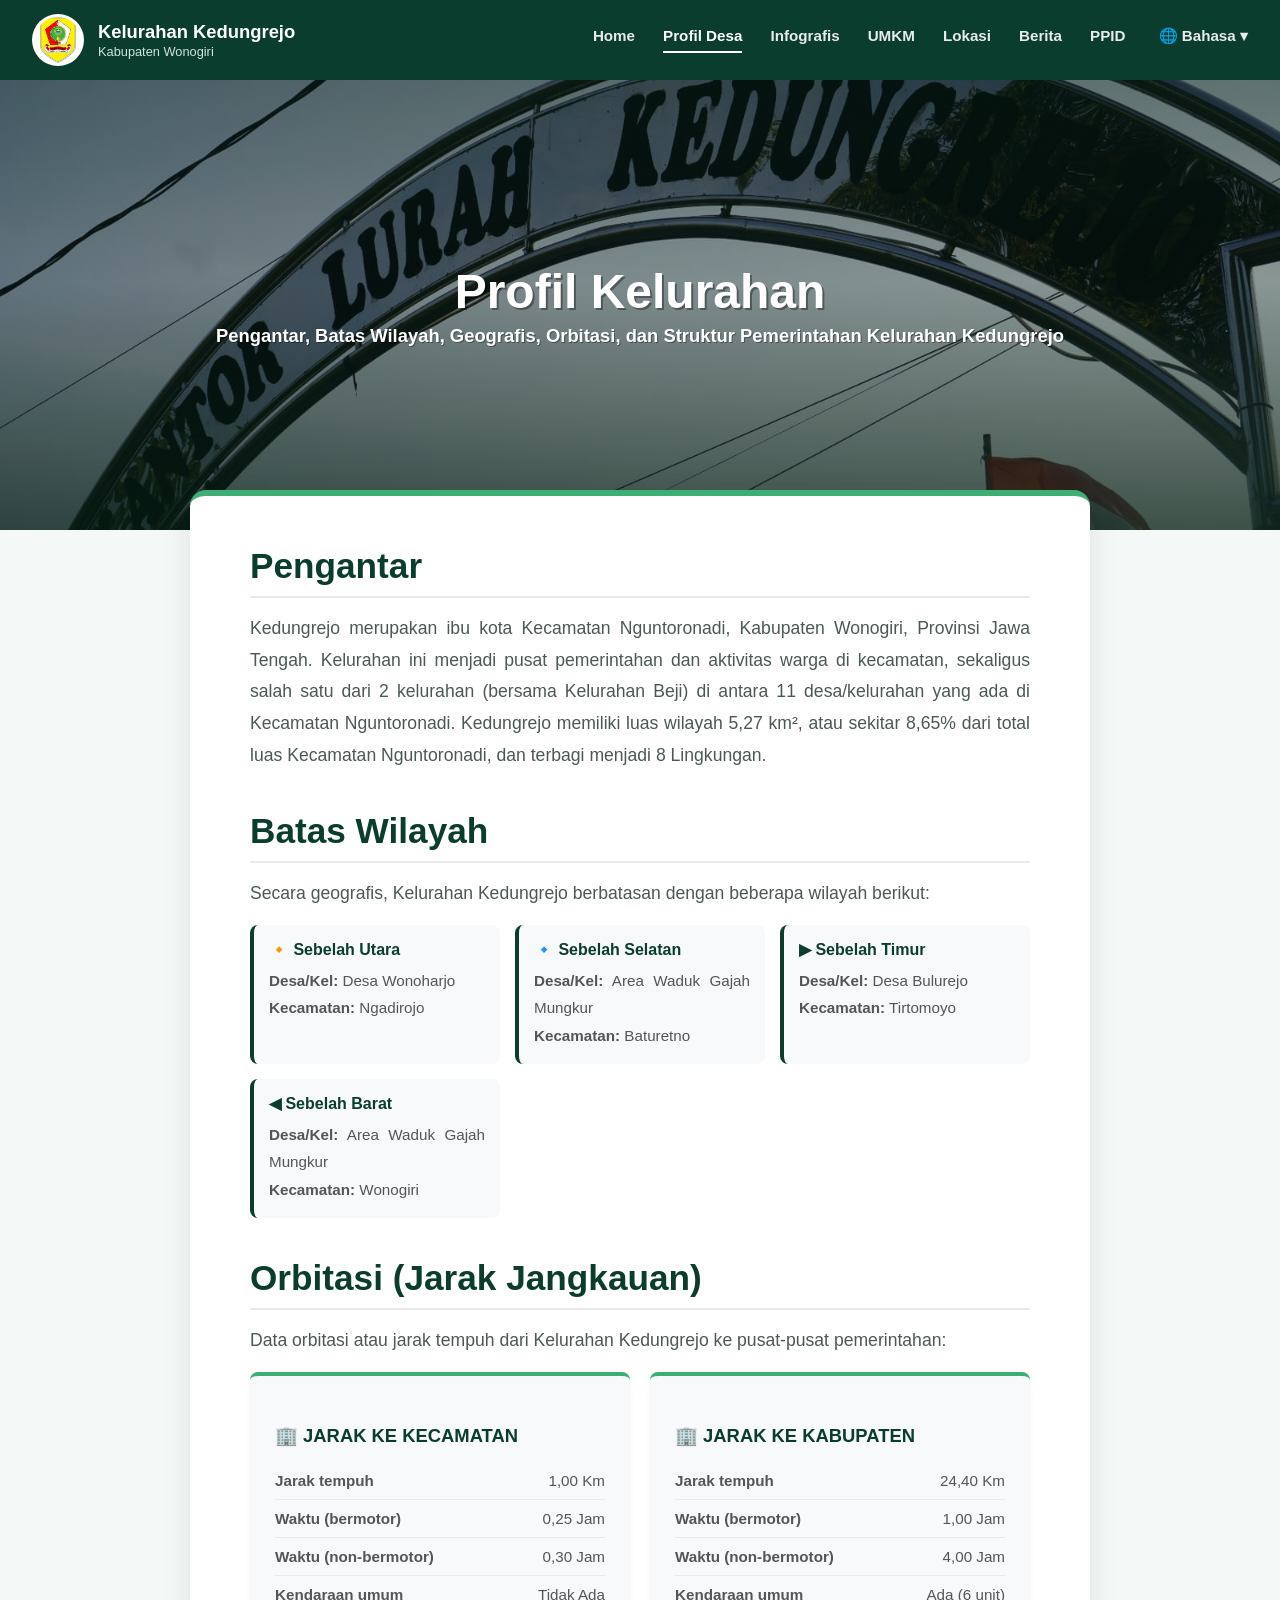
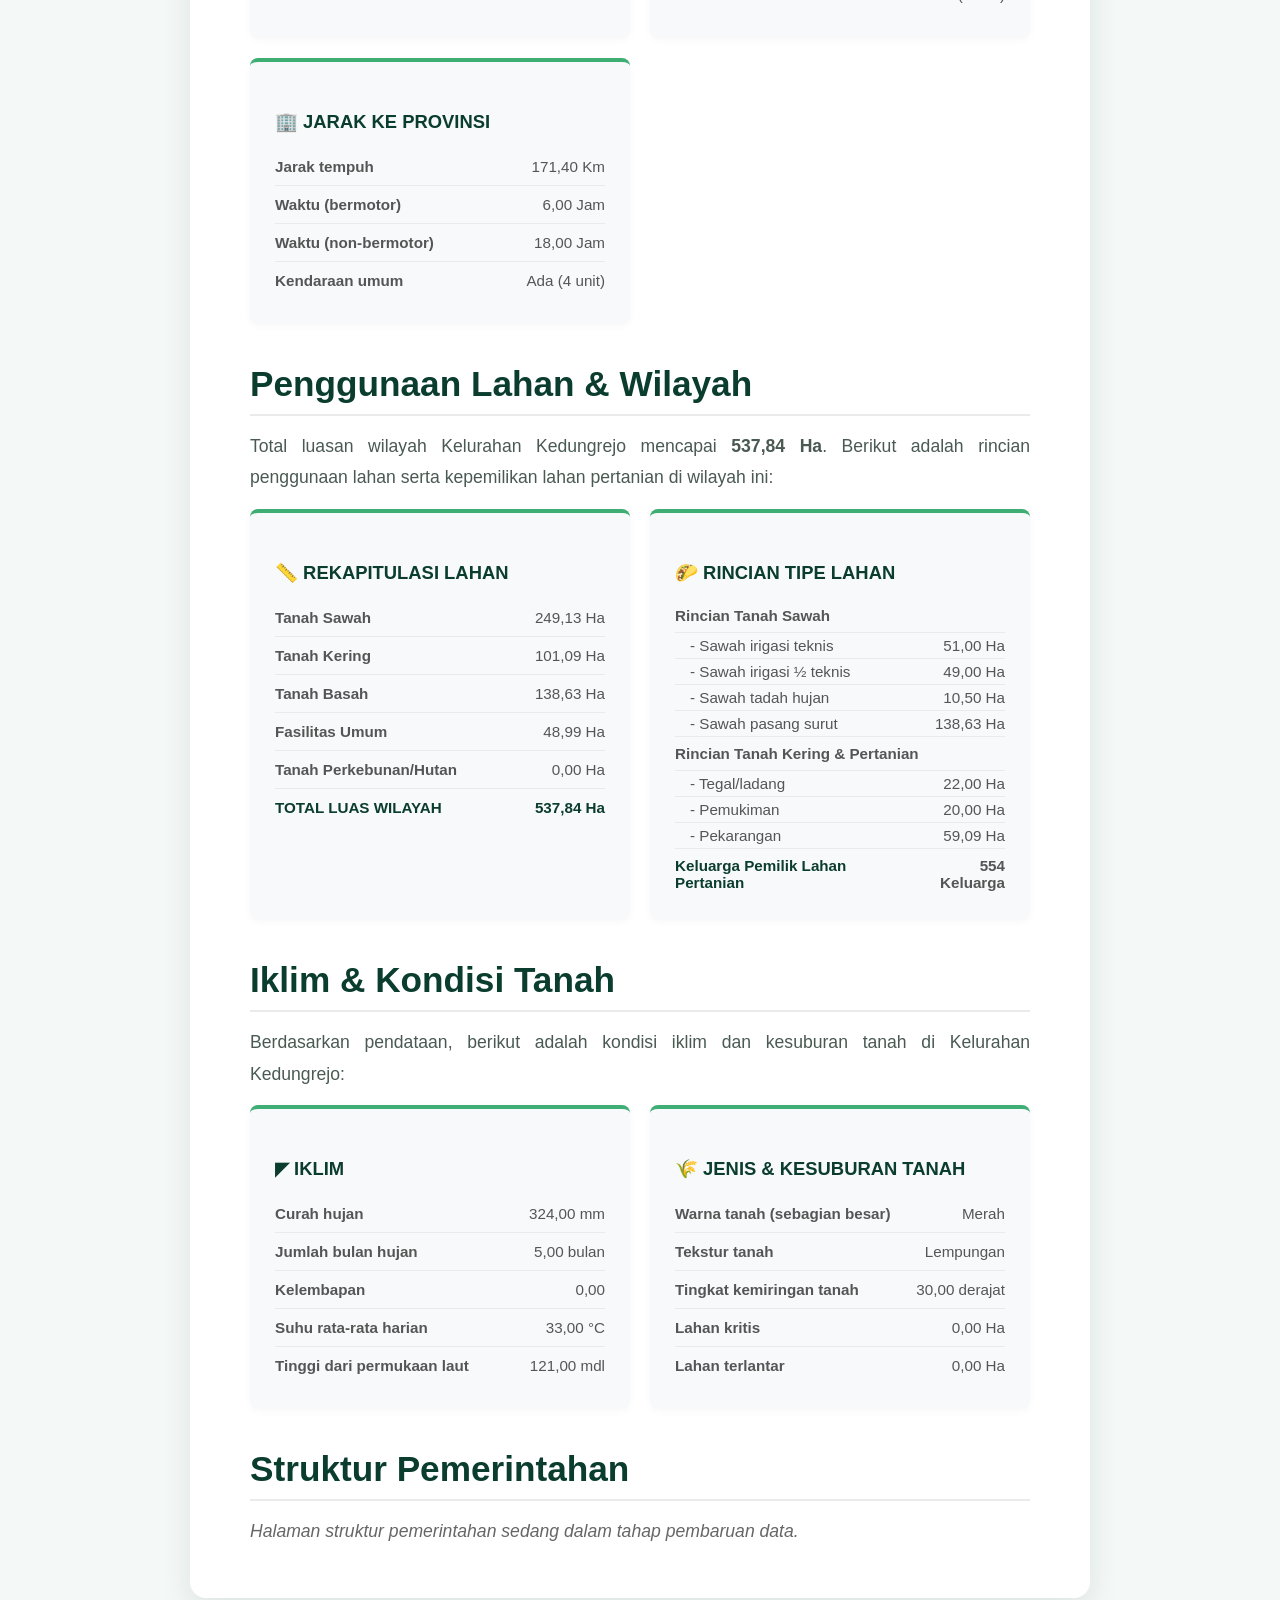
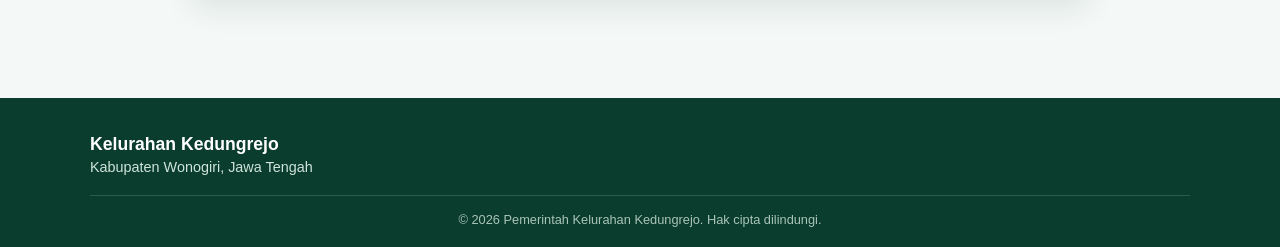
<file: profil.html>
<!DOCTYPE html>
<html lang="id">
<head>
<meta charset="UTF-8">
<meta name="viewport" content="width=device-width, initial-scale=1.0">
<title>Profil Desa - Kelurahan Kedungrejo</title>
<link rel="stylesheet" href="style.css">
<style>
  /* MENU BAHASA CUSTOM & WIDGET TERSEMBUNYI */
  .nav-dropdown { position: relative; display: inline-block; margin-left: 5px; }
  .nav-dropdown .nav-link { cursor: pointer; display: inline-flex; align-items: center; gap: 5px; user-select: none; }
  .dropdown-content { display: none; position: absolute; background-color: #ffffff; min-width: 140px; box-shadow: 0px 8px 16px rgba(0,0,0,0.15); z-index: 100; border-radius: 8px; overflow: hidden; top: 100%; right: 0; margin-top: 10px; }
  .dropdown-content.show { display: block; }
  .dropdown-content a { color: #333333; padding: 12px 16px; text-decoration: none; display: block; font-size: 0.95rem; font-weight: 500; transition: background 0.3s ease; }
  .dropdown-content a:hover { background-color: #f0f7f4; color: var(--hijau-tua); }
  
  #google_translate_element { position: absolute !important; left: -9999px !important; top: -9999px !important; width: 0 !important; height: 0 !important; overflow: hidden !important; }
  .skiptranslate iframe { display: none !important; }
  body { top: 0 !important; }
</style>
</head>
<body>

<header class="navbar">
  <a href="index.html" class="navbar-left" style="text-decoration: none; color: inherit;">
    <img src="logo-wonogiri (1).png" alt="Logo Kabupaten Wonogiri" class="logo">
    <div class="brand-text">
      <h1>Kelurahan Kedungrejo</h1>
      <p>Kabupaten Wonogiri</p>
    </div>
  </a>

  <button class="menu-toggle" id="menuToggle" aria-label="Buka menu">
    <span></span><span></span><span></span>
  </button>

  <nav class="navbar-right" id="navMenu">
    <a href="index.html" class="nav-link">Home</a>
    <a href="profil.html" class="nav-link active">Profil Desa</a>
    <a href="infografis.html" class="nav-link">Infografis</a>
    <a href="umkm.html" class="nav-link">UMKM</a>
    <a href="lokasi.html" class="nav-link">Lokasi</a>
    <a href="berita.html" class="nav-link">Berita</a>
    <a href="https://dinaspmd.wonogirikab.go.id/ppid/informasi-berkala/" target="_blank" class="nav-link">PPID</a>
    
    <!-- MENU BAHASA -->
    <div class="nav-dropdown">
      <span class="nav-link" id="langToggle">🌐 Bahasa &#9662;</span>
      <div class="dropdown-content" id="langDropdown">
        <a href="javascript:void(0);" onclick="translatePage('id')">Indonesia</a>
        <a href="javascript:void(0);" onclick="translatePage('en')">English</a>
      </div>
    </div>
  </nav>
</header>

<section class="hero hero-profil">
  <!-- Background menggunakan foto plang gapura -->
  <div class="hero-slide" style="background-image: url('DSC08119.jpg'); background-position: center 60%;"></div>
  <div class="hero-overlay"></div>
  <div class="hero-content">
    <h2>Profil Kelurahan</h2>
    <p>Pengantar, Batas Wilayah, Geografis, Orbitasi, dan Struktur Pemerintahan Kelurahan Kedungrejo</p>
  </div>
</section>

<section class="profil-content">
  <div class="profil-box">
    
    <!-- Bagian Pengantar -->
    <div style="margin-bottom: 40px;">
      <h2 style="color: var(--hijau-tua); border-bottom: 2px solid #eaeaea; padding-bottom: 10px; margin-bottom: 15px;">Pengantar</h2>
      <p style="text-align: justify; line-height: 1.8;">Kedungrejo merupakan ibu kota Kecamatan Nguntoronadi, Kabupaten Wonogiri, Provinsi Jawa Tengah. Kelurahan ini menjadi pusat pemerintahan dan aktivitas warga di kecamatan, sekaligus salah satu dari 2 kelurahan (bersama Kelurahan Beji) di antara 11 desa/kelurahan yang ada di Kecamatan Nguntoronadi. Kedungrejo memiliki luas wilayah 5,27 km², atau sekitar 8,65% dari total luas Kecamatan Nguntoronadi, dan terbagi menjadi 8 Lingkungan.</p>
    </div>

    <!-- Bagian Batas Wilayah -->
    <div style="margin-bottom: 40px;">
      <h2 style="color: var(--hijau-tua); border-bottom: 2px solid #eaeaea; padding-bottom: 10px; margin-bottom: 15px;">Batas Wilayah</h2>
      <p style="margin-bottom: 15px;">Secara geografis, Kelurahan Kedungrejo berbatasan dengan beberapa wilayah berikut:</p>
      
      <div style="display: grid; gap: 15px; grid-template-columns: repeat(auto-fit, minmax(220px, 1fr));">
        <div style="background: #f8f9fa; padding: 15px; border-radius: 8px; border-left: 4px solid var(--hijau-tua);">
          <h4 style="color: var(--hijau-tua); margin-bottom: 8px;">&#128312; Sebelah Utara</h4>
          <p style="font-size: 0.95rem; color: #555; margin:0;"><strong>Desa/Kel:</strong> Desa Wonoharjo</p>
          <p style="font-size: 0.95rem; color: #555; margin:0;"><strong>Kecamatan:</strong> Ngadirojo</p>
        </div>

        <div style="background: #f8f9fa; padding: 15px; border-radius: 8px; border-left: 4px solid var(--hijau-tua);">
          <h4 style="color: var(--hijau-tua); margin-bottom: 8px;">&#128313; Sebelah Selatan</h4>
          <p style="font-size: 0.95rem; color: #555; margin:0;"><strong>Desa/Kel:</strong> Area Waduk Gajah Mungkur</p>
          <p style="font-size: 0.95rem; color: #555; margin:0;"><strong>Kecamatan:</strong> Baturetno</p>
        </div>

        <div style="background: #f8f9fa; padding: 15px; border-radius: 8px; border-left: 4px solid var(--hijau-tua);">
          <h4 style="color: var(--hijau-tua); margin-bottom: 8px;">&#9654; Sebelah Timur</h4>
          <p style="font-size: 0.95rem; color: #555; margin:0;"><strong>Desa/Kel:</strong> Desa Bulurejo</p>
          <p style="font-size: 0.95rem; color: #555; margin:0;"><strong>Kecamatan:</strong> Tirtomoyo</p>
        </div>

        <div style="background: #f8f9fa; padding: 15px; border-radius: 8px; border-left: 4px solid var(--hijau-tua);">
          <h4 style="color: var(--hijau-tua); margin-bottom: 8px;">&#9664; Sebelah Barat</h4>
          <p style="font-size: 0.95rem; color: #555; margin:0;"><strong>Desa/Kel:</strong> Area Waduk Gajah Mungkur</p>
          <p style="font-size: 0.95rem; color: #555; margin:0;"><strong>Kecamatan:</strong> Wonogiri</p>
        </div>
      </div>
    </div>

    <!-- Bagian Orbitasi -->
    <div style="margin-bottom: 40px;">
      <h2 style="color: var(--hijau-tua); border-bottom: 2px solid #eaeaea; padding-bottom: 10px; margin-bottom: 15px;">Orbitasi (Jarak Jangkauan)</h2>
      <p style="margin-bottom: 15px;">Data orbitasi atau jarak tempuh dari Kelurahan Kedungrejo ke pusat-pusat pemerintahan:</p>
      
      <div style="display: grid; gap: 20px; grid-template-columns: repeat(auto-fit, minmax(300px, 1fr));">
        
        <div style="background: #f8f9fa; padding: 25px; border-radius: 8px; border-top: 4px solid var(--hijau-widget); box-shadow: 0 2px 8px rgba(0,0,0,0.03);">
          <h3 style="color: var(--hijau-tua); margin-bottom: 15px; font-size: 1.15rem;">&#127970; Jarak ke Kecamatan</h3>
          <table style="width: 100%; border-collapse: collapse; font-size: 0.95rem; color: #555;">
            <tr style="border-bottom: 1px solid #eaeaea;">
              <td style="padding: 10px 0; font-weight: 600;">Jarak tempuh</td>
              <td style="padding: 10px 0; text-align: right;">1,00 Km</td>
            </tr>
            <tr style="border-bottom: 1px solid #eaeaea;">
              <td style="padding: 10px 0; font-weight: 600;">Waktu (bermotor)</td>
              <td style="padding: 10px 0; text-align: right;">0,25 Jam</td>
            </tr>
            <tr style="border-bottom: 1px solid #eaeaea;">
              <td style="padding: 10px 0; font-weight: 600;">Waktu (non-bermotor)</td>
              <td style="padding: 10px 0; text-align: right;">0,30 Jam</td>
            </tr>
            <tr>
              <td style="padding: 10px 0; font-weight: 600;">Kendaraan umum</td>
              <td style="padding: 10px 0; text-align: right;">Tidak Ada</td>
            </tr>
          </table>
        </div>

        <div style="background: #f8f9fa; padding: 25px; border-radius: 8px; border-top: 4px solid var(--hijau-widget); box-shadow: 0 2px 8px rgba(0,0,0,0.03);">
          <h3 style="color: var(--hijau-tua); margin-bottom: 15px; font-size: 1.15rem;">&#127970; Jarak ke Kabupaten</h3>
          <table style="width: 100%; border-collapse: collapse; font-size: 0.95rem; color: #555;">
            <tr style="border-bottom: 1px solid #eaeaea;">
              <td style="padding: 10px 0; font-weight: 600;">Jarak tempuh</td>
              <td style="padding: 10px 0; text-align: right;">24,40 Km</td>
            </tr>
            <tr style="border-bottom: 1px solid #eaeaea;">
              <td style="padding: 10px 0; font-weight: 600;">Waktu (bermotor)</td>
              <td style="padding: 10px 0; text-align: right;">1,00 Jam</td>
            </tr>
            <tr style="border-bottom: 1px solid #eaeaea;">
              <td style="padding: 10px 0; font-weight: 600;">Waktu (non-bermotor)</td>
              <td style="padding: 10px 0; text-align: right;">4,00 Jam</td>
            </tr>
            <tr>
              <td style="padding: 10px 0; font-weight: 600;">Kendaraan umum</td>
              <td style="padding: 10px 0; text-align: right;">Ada (6 unit)</td>
            </tr>
          </table>
        </div>

        <div style="background: #f8f9fa; padding: 25px; border-radius: 8px; border-top: 4px solid var(--hijau-widget); box-shadow: 0 2px 8px rgba(0,0,0,0.03);">
          <h3 style="color: var(--hijau-tua); margin-bottom: 15px; font-size: 1.15rem;">&#127970; Jarak ke Provinsi</h3>
          <table style="width: 100%; border-collapse: collapse; font-size: 0.95rem; color: #555;">
            <tr style="border-bottom: 1px solid #eaeaea;">
              <td style="padding: 10px 0; font-weight: 600;">Jarak tempuh</td>
              <td style="padding: 10px 0; text-align: right;">171,40 Km</td>
            </tr>
            <tr style="border-bottom: 1px solid #eaeaea;">
              <td style="padding: 10px 0; font-weight: 600;">Waktu (bermotor)</td>
              <td style="padding: 10px 0; text-align: right;">6,00 Jam</td>
            </tr>
            <tr style="border-bottom: 1px solid #eaeaea;">
              <td style="padding: 10px 0; font-weight: 600;">Waktu (non-bermotor)</td>
              <td style="padding: 10px 0; text-align: right;">18,00 Jam</td>
            </tr>
            <tr>
              <td style="padding: 10px 0; font-weight: 600;">Kendaraan umum</td>
              <td style="padding: 10px 0; text-align: right;">Ada (4 unit)</td>
            </tr>
          </table>
        </div>

      </div>
    </div>

    <!-- Bagian Luas & Penggunaan Wilayah -->
    <div style="margin-bottom: 40px;">
      <h2 style="color: var(--hijau-tua); border-bottom: 2px solid #eaeaea; padding-bottom: 10px; margin-bottom: 15px;">Penggunaan Lahan & Wilayah</h2>
      <p style="margin-bottom: 15px;">Total luasan wilayah Kelurahan Kedungrejo mencapai <strong>537,84 Ha</strong>. Berikut adalah rincian penggunaan lahan serta kepemilikan lahan pertanian di wilayah ini:</p>
      
      <div style="display: grid; gap: 20px; grid-template-columns: repeat(auto-fit, minmax(300px, 1fr));">
        
        <!-- Rekapitulasi Luas Lahan -->
        <div style="background: #f8f9fa; padding: 25px; border-radius: 8px; border-top: 4px solid var(--hijau-widget); box-shadow: 0 2px 8px rgba(0,0,0,0.03);">
          <h3 style="color: var(--hijau-tua); margin-bottom: 15px; font-size: 1.15rem;">&#128207; Rekapitulasi Lahan</h3>
          <table style="width: 100%; border-collapse: collapse; font-size: 0.95rem; color: #555;">
            <tr style="border-bottom: 1px solid #eaeaea;">
              <td style="padding: 10px 0; font-weight: 600;">Tanah Sawah</td>
              <td style="padding: 10px 0; text-align: right;">249,13 Ha</td>
            </tr>
            <tr style="border-bottom: 1px solid #eaeaea;">
              <td style="padding: 10px 0; font-weight: 600;">Tanah Kering</td>
              <td style="padding: 10px 0; text-align: right;">101,09 Ha</td>
            </tr>
            <tr style="border-bottom: 1px solid #eaeaea;">
              <td style="padding: 10px 0; font-weight: 600;">Tanah Basah</td>
              <td style="padding: 10px 0; text-align: right;">138,63 Ha</td>
            </tr>
            <tr style="border-bottom: 1px solid #eaeaea;">
              <td style="padding: 10px 0; font-weight: 600;">Fasilitas Umum</td>
              <td style="padding: 10px 0; text-align: right;">48,99 Ha</td>
            </tr>
            <tr style="border-bottom: 1px solid #eaeaea;">
              <td style="padding: 10px 0; font-weight: 600;">Tanah Perkebunan/Hutan</td>
              <td style="padding: 10px 0; text-align: right;">0,00 Ha</td>
            </tr>
            <tr>
              <td style="padding: 10px 0; font-weight: 600; color: var(--hijau-tua);">TOTAL LUAS WILAYAH</td>
              <td style="padding: 10px 0; text-align: right; font-weight: bold; color: var(--hijau-tua);">537,84 Ha</td>
            </tr>
          </table>
        </div>

        <!-- Rincian Tanah Sawah & Kering -->
        <div style="background: #f8f9fa; padding: 25px; border-radius: 8px; border-top: 4px solid var(--hijau-widget); box-shadow: 0 2px 8px rgba(0,0,0,0.03);">
          <h3 style="color: var(--hijau-tua); margin-bottom: 15px; font-size: 1.15rem;">&#127790; Rincian Tipe Lahan</h3>
          <table style="width: 100%; border-collapse: collapse; font-size: 0.95rem; color: #555;">
            <tr style="border-bottom: 1px solid #eaeaea;">
              <td style="padding: 8px 0; font-weight: 600;" colspan="2">Rincian Tanah Sawah</td>
            </tr>
            <tr style="border-bottom: 1px solid #eaeaea;">
              <td style="padding: 4px 0 4px 15px;">- Sawah irigasi teknis</td>
              <td style="padding: 4px 0; text-align: right;">51,00 Ha</td>
            </tr>
            <tr style="border-bottom: 1px solid #eaeaea;">
              <td style="padding: 4px 0 4px 15px;">- Sawah irigasi ½ teknis</td>
              <td style="padding: 4px 0; text-align: right;">49,00 Ha</td>
            </tr>
            <tr style="border-bottom: 1px solid #eaeaea;">
              <td style="padding: 4px 0 4px 15px;">- Sawah tadah hujan</td>
              <td style="padding: 4px 0; text-align: right;">10,50 Ha</td>
            </tr>
            <tr style="border-bottom: 1px solid #eaeaea;">
              <td style="padding: 4px 0 4px 15px;">- Sawah pasang surut</td>
              <td style="padding: 4px 0; text-align: right;">138,63 Ha</td>
            </tr>
            <tr style="border-bottom: 1px solid #eaeaea;">
              <td style="padding: 8px 0; font-weight: 600;" colspan="2">Rincian Tanah Kering & Pertanian</td>
            </tr>
            <tr style="border-bottom: 1px solid #eaeaea;">
              <td style="padding: 4px 0 4px 15px;">- Tegal/ladang</td>
              <td style="padding: 4px 0; text-align: right;">22,00 Ha</td>
            </tr>
            <tr style="border-bottom: 1px solid #eaeaea;">
              <td style="padding: 4px 0 4px 15px;">- Pemukiman</td>
              <td style="padding: 4px 0; text-align: right;">20,00 Ha</td>
            </tr>
            <tr style="border-bottom: 1px solid #eaeaea;">
              <td style="padding: 4px 0 4px 15px;">- Pekarangan</td>
              <td style="padding: 4px 0; text-align: right;">59,09 Ha</td>
            </tr>
            <tr>
              <td style="padding: 8px 0 4px 0; font-weight: 600; color: var(--hijau-tua);">Keluarga Pemilik Lahan Pertanian</td>
              <td style="padding: 8px 0 4px 0; text-align: right; font-weight: bold;">554 Keluarga</td>
            </tr>
          </table>
        </div>
        
      </div>
    </div>

    <!-- Bagian Iklim & Kondisi Tanah -->
    <div style="margin-bottom: 40px;">
      <h2 style="color: var(--hijau-tua); border-bottom: 2px solid #eaeaea; padding-bottom: 10px; margin-bottom: 15px;">Iklim & Kondisi Tanah</h2>
      <p style="margin-bottom: 15px;">Berdasarkan pendataan, berikut adalah kondisi iklim dan kesuburan tanah di Kelurahan Kedungrejo:</p>
      
      <div style="display: grid; gap: 20px; grid-template-columns: repeat(auto-fit, minmax(300px, 1fr));">
        
        <!-- Kondisi Iklim -->
        <div style="background: #f8f9fa; padding: 25px; border-radius: 8px; border-top: 4px solid var(--hijau-widget); box-shadow: 0 2px 8px rgba(0,0,0,0.03);">
          <h3 style="color: var(--hijau-tua); margin-bottom: 15px; font-size: 1.15rem;">&#9700; Iklim</h3>
          <table style="width: 100%; border-collapse: collapse; font-size: 0.95rem; color: #555;">
            <tr style="border-bottom: 1px solid #eaeaea;">
              <td style="padding: 10px 0; font-weight: 600;">Curah hujan</td>
              <td style="padding: 10px 0; text-align: right;">324,00 mm</td>
            </tr>
            <tr style="border-bottom: 1px solid #eaeaea;">
              <td style="padding: 10px 0; font-weight: 600;">Jumlah bulan hujan</td>
              <td style="padding: 10px 0; text-align: right;">5,00 bulan</td>
            </tr>
            <tr style="border-bottom: 1px solid #eaeaea;">
              <td style="padding: 10px 0; font-weight: 600;">Kelembapan</td>
              <td style="padding: 10px 0; text-align: right;">0,00</td>
            </tr>
            <tr style="border-bottom: 1px solid #eaeaea;">
              <td style="padding: 10px 0; font-weight: 600;">Suhu rata-rata harian</td>
              <td style="padding: 10px 0; text-align: right;">33,00 &deg;C</td>
            </tr>
            <tr>
              <td style="padding: 10px 0; font-weight: 600;">Tinggi dari permukaan laut</td>
              <td style="padding: 10px 0; text-align: right;">121,00 mdl</td>
            </tr>
          </table>
        </div>

        <!-- Jenis dan Kesuburan Tanah -->
        <div style="background: #f8f9fa; padding: 25px; border-radius: 8px; border-top: 4px solid var(--hijau-widget); box-shadow: 0 2px 8px rgba(0,0,0,0.03);">
          <h3 style="color: var(--hijau-tua); margin-bottom: 15px; font-size: 1.15rem;">&#127806; Jenis & Kesuburan Tanah</h3>
          <table style="width: 100%; border-collapse: collapse; font-size: 0.95rem; color: #555;">
            <tr style="border-bottom: 1px solid #eaeaea;">
              <td style="padding: 10px 0; font-weight: 600;">Warna tanah (sebagian besar)</td>
              <td style="padding: 10px 0; text-align: right;">Merah</td>
            </tr>
            <tr style="border-bottom: 1px solid #eaeaea;">
              <td style="padding: 10px 0; font-weight: 600;">Tekstur tanah</td>
              <td style="padding: 10px 0; text-align: right;">Lempungan</td>
            </tr>
            <tr style="border-bottom: 1px solid #eaeaea;">
              <td style="padding: 10px 0; font-weight: 600;">Tingkat kemiringan tanah</td>
              <td style="padding: 10px 0; text-align: right;">30,00 derajat</td>
            </tr>
            <tr style="border-bottom: 1px solid #eaeaea;">
              <td style="padding: 10px 0; font-weight: 600;">Lahan kritis</td>
              <td style="padding: 10px 0; text-align: right;">0,00 Ha</td>
            </tr>
            <tr>
              <td style="padding: 10px 0; font-weight: 600;">Lahan terlantar</td>
              <td style="padding: 10px 0; text-align: right;">0,00 Ha</td>
            </tr>
          </table>
        </div>

      </div>
    </div>

    <!-- Bagian Struktur Pemerintahan -->
    <div>
      <h2 style="color: var(--hijau-tua); border-bottom: 2px solid #eaeaea; padding-bottom: 10px; margin-bottom: 15px;">Struktur Pemerintahan</h2>
      <p style="color: #666; font-style: italic;">Halaman struktur pemerintahan sedang dalam tahap pembaruan data.</p>
    </div>

  </div>
</section>

<footer class="site-footer">
  <div class="footer-content">
    <div class="footer-brand">
      <h4>Kelurahan Kedungrejo</h4>
      <p>Kabupaten Wonogiri, Jawa Tengah</p>
    </div>
  </div>
  <p class="footer-copy">&copy; 2026 Pemerintah Kelurahan Kedungrejo. Hak cipta dilindungi.</p>
</footer>

<script src="script.js"></script>

<!-- WIDGET GOOGLE TRANSLATE & SCRIPT -->
<div id="google_translate_element"></div>
<script type="text/javascript">
  function googleTranslateElementInit() {
    new google.translate.TranslateElement({
      pageLanguage: 'id', 
      includedLanguages: 'en,id',
      autoDisplay: false
    }, 'google_translate_element');
  }

  function translatePage(langCode) {
    var selectField = document.querySelector("select.goog-te-combo");
    if (selectField) {
      selectField.value = langCode;
      selectField.dispatchEvent(new Event('change'));
      document.getElementById("langDropdown").classList.remove("show");
    } else {
      setTimeout(function() { translatePage(langCode); }, 500);
    }
  }

  // Buka/Tutup Menu Bahasa
  var langToggle = document.getElementById("langToggle");
  if(langToggle) {
    langToggle.onclick = function(event) {
      event.stopPropagation(); 
      document.getElementById("langDropdown").classList.toggle("show");
    };
  }

  // Tutup menu jika klik sembarang tempat
  window.addEventListener('click', function(event) {
    if (!event.target.matches('#langToggle')) {
      var dropdowns = document.getElementsByClassName("dropdown-content");
      for (var i = 0; i < dropdowns.length; i++) {
        if (dropdowns[i].classList.contains('show')) {
          dropdowns[i].classList.remove('show');
        }
      }
    }
  });
</script>
<script type="text/javascript" src="https://translate.google.com/translate_a/element.js?cb=googleTranslateElementInit"></script>

</body>
</html>
</file>
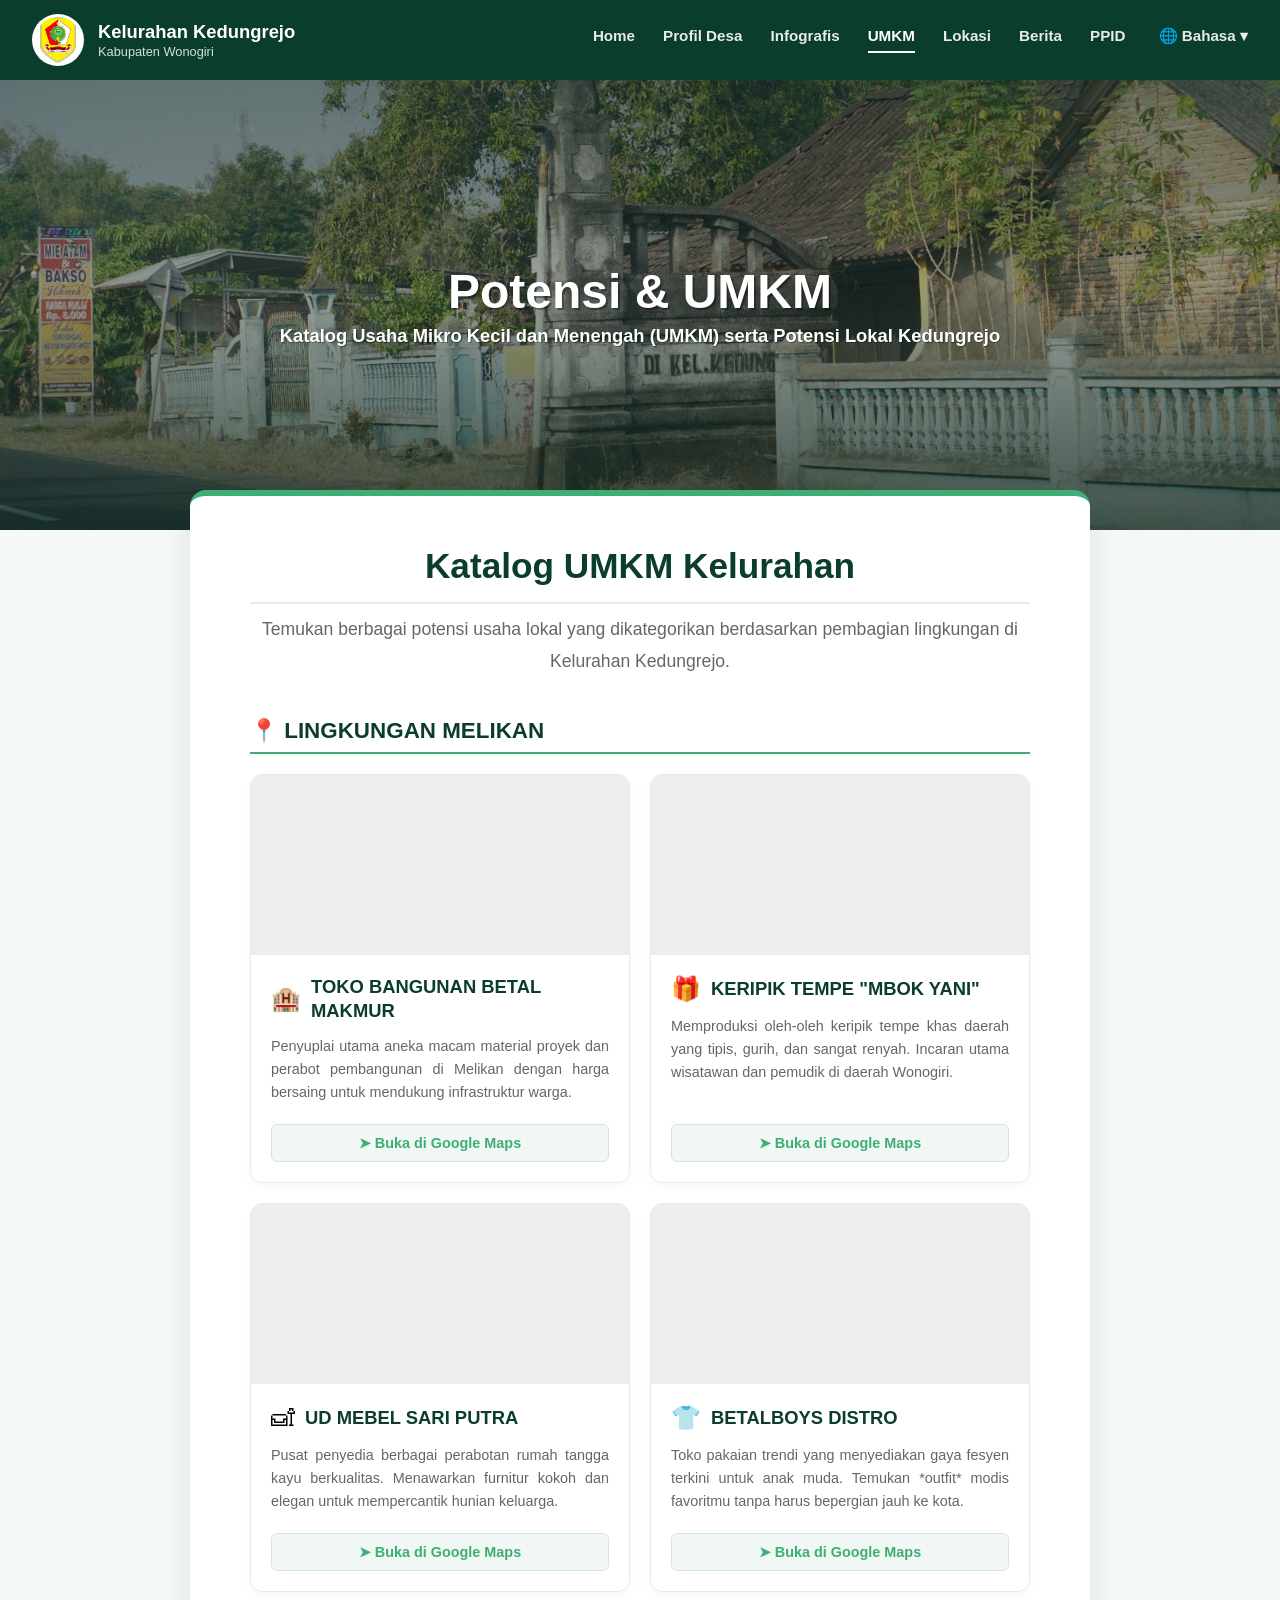
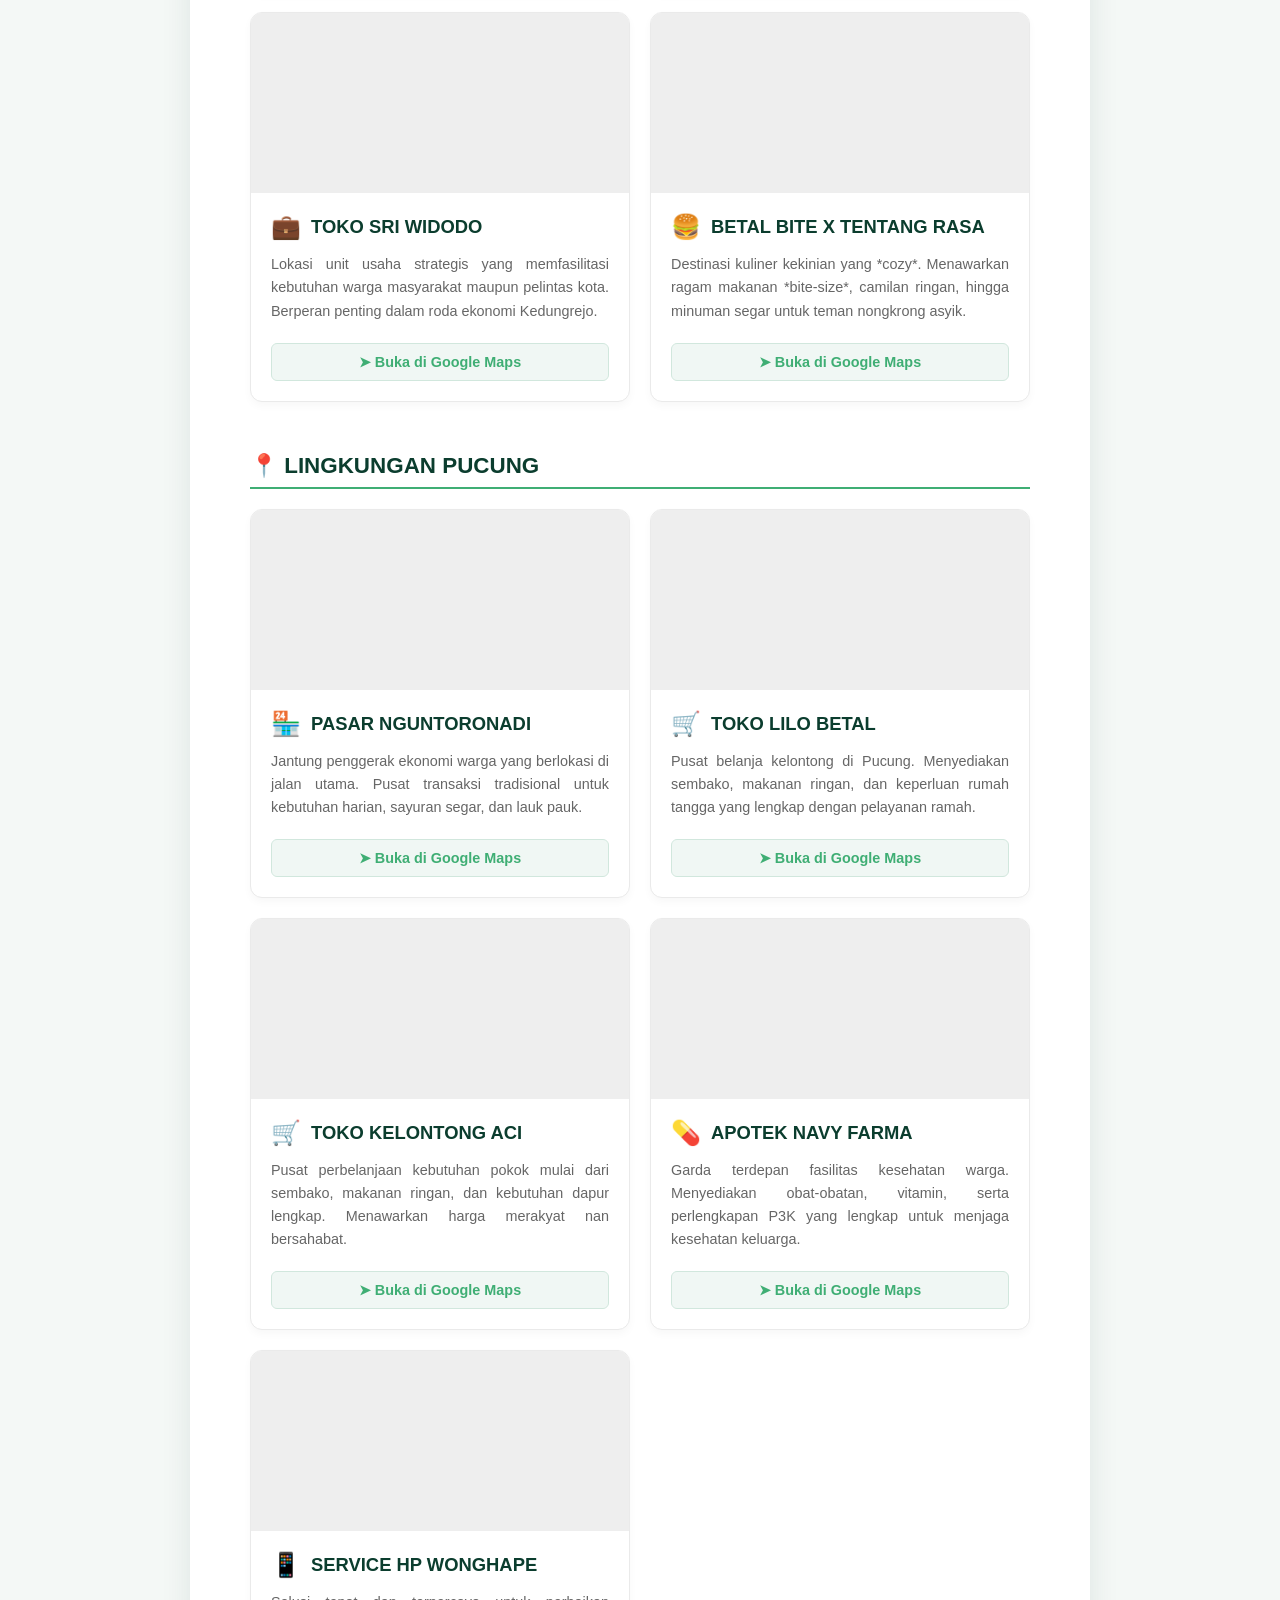
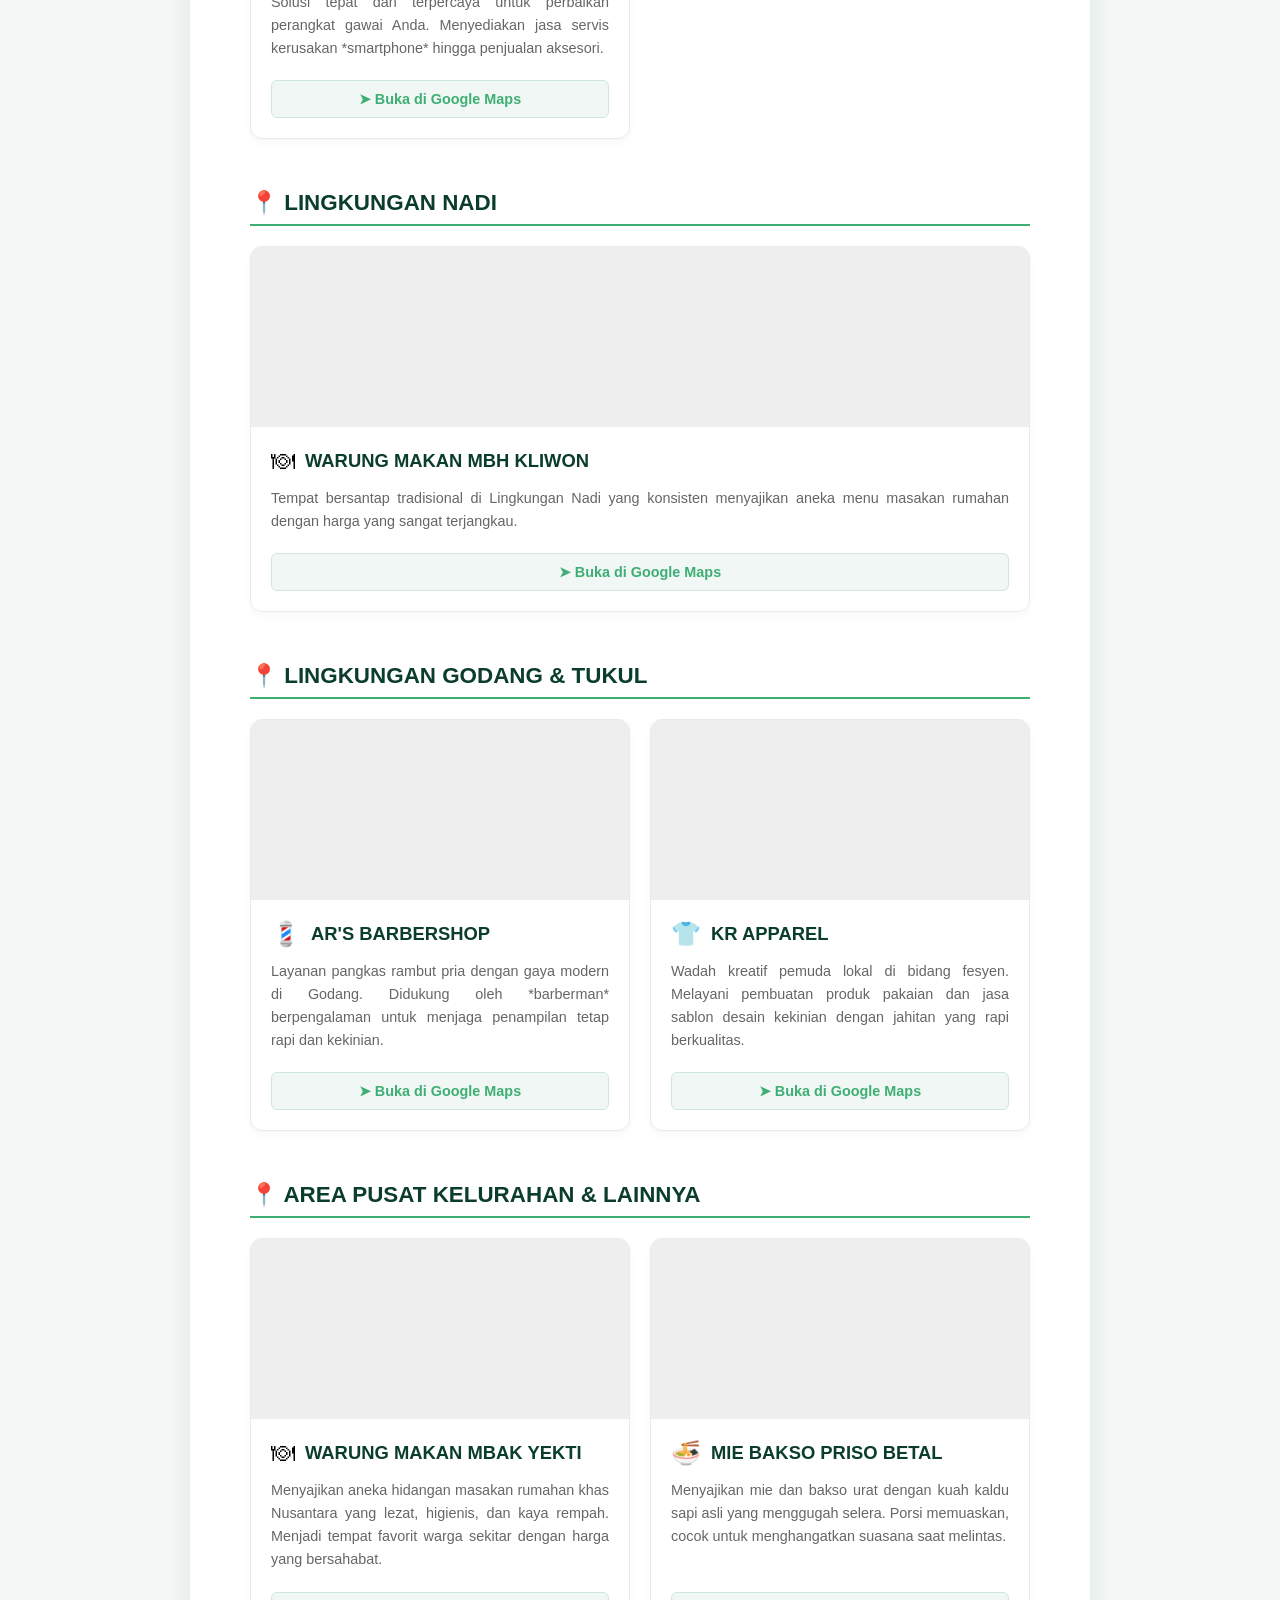
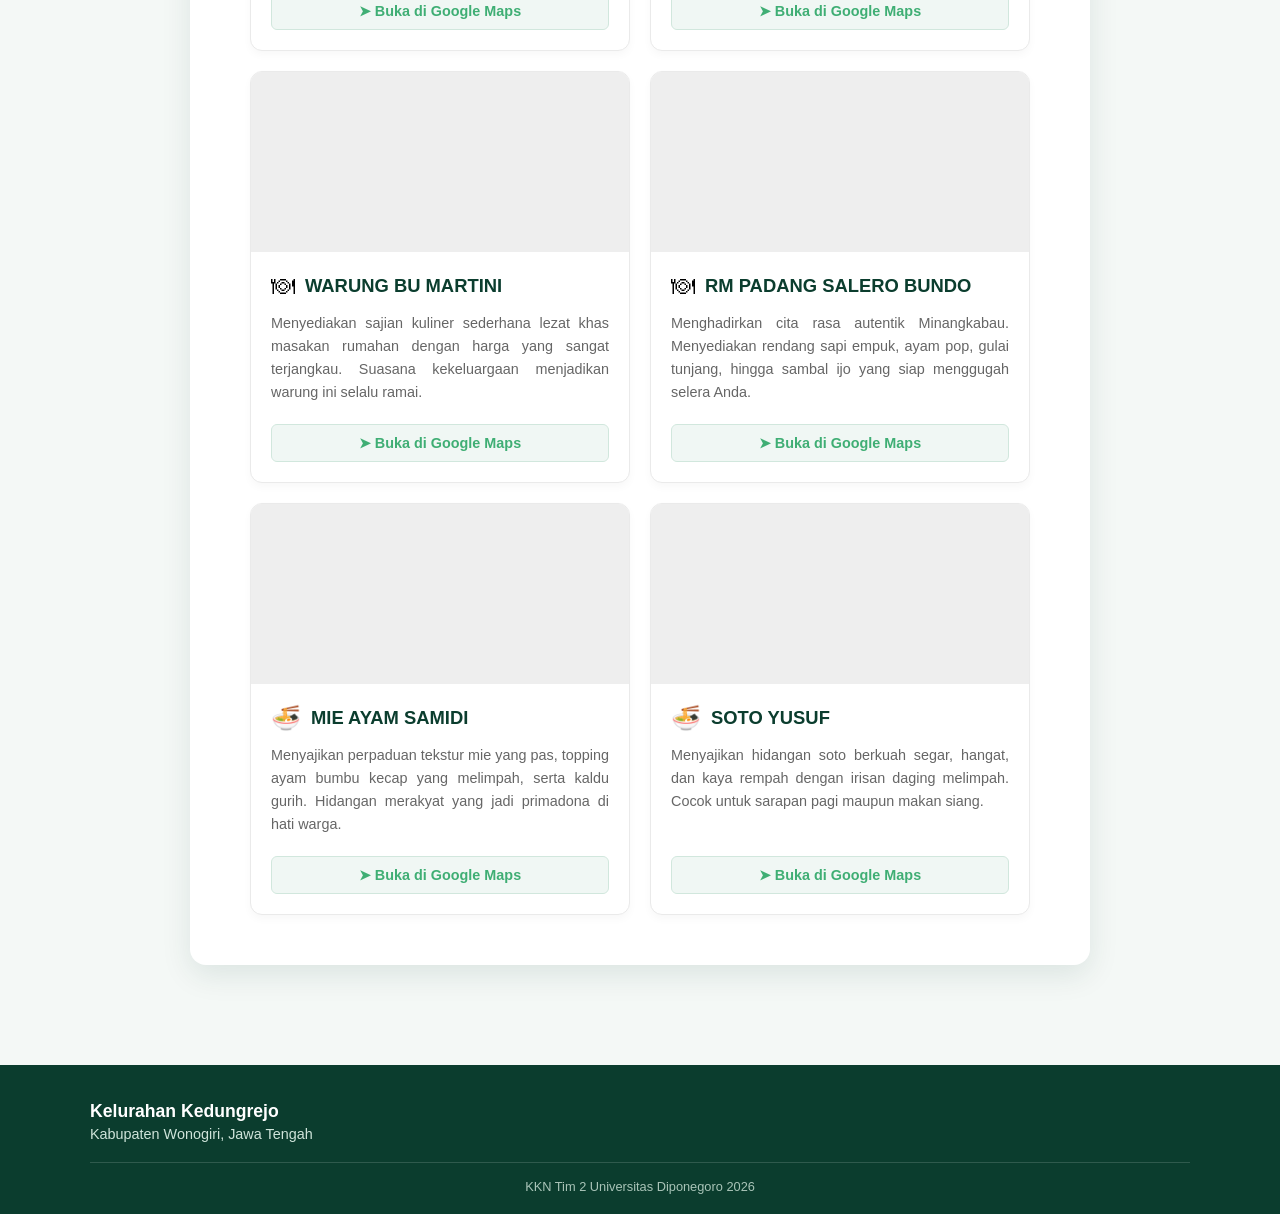
<file: umkm.html>
<!DOCTYPE html>
<html lang="id">
<head>
<meta charset="UTF-8">
<meta name="viewport" content="width=device-width, initial-scale=1.0">
<title>UMKM Desa - Kelurahan Kedungrejo</title>
<link rel="stylesheet" href="style.css">
<style>
  /* =========================================================
     STYLING MENU BAHASA (SISTEM KLIK & DROPDOWN)
     ========================================================= */
  .nav-dropdown {
    position: relative;
    display: inline-block;
    margin-left: 5px;
  }
  .nav-dropdown .nav-link {
    cursor: pointer;
    display: inline-flex;
    align-items: center;
    gap: 6px;
    user-select: none;
  }
  .dropdown-content {
    display: none;
    position: absolute;
    background-color: #ffffff;
    min-width: 140px;
    box-shadow: 0px 8px 16px rgba(0,0,0,0.15);
    z-index: 100;
    border-radius: 10px;
    overflow: hidden;
    top: 100%;
    right: 0;
    margin-top: 12px;
    padding: 6px 0;
  }
  .dropdown-content.show {
    display: block;
  }
  .dropdown-content a {
    color: #1a1a1a;
    padding: 10px 18px;
    text-decoration: none;
    display: block;
    font-size: 0.95rem;
    font-weight: 500;
    transition: background 0.2s ease;
  }
  .dropdown-content a:hover {
    background-color: #f0f7f4;
    color: var(--hijau-tua);
  }

  /* Sembunyikan widget asli Google Translate */
  #google_translate_element {
    position: absolute !important;
    left: -9999px !important;
    top: -9999px !important;
    width: 0 !important;
    height: 0 !important;
    overflow: hidden !important;
  }
  .skiptranslate iframe { display: none !important; }
  body { top: 0 !important; }
</style>
</head>
<body>

<header class="navbar">
  <a href="index.html" class="navbar-left" style="text-decoration: none; color: inherit;">
    <img src="logo-wonogiri (1).png" alt="Logo Kabupaten Wonogiri" class="logo">
    <div class="brand-text">
      <h1>Kelurahan Kedungrejo</h1>
      <p>Kabupaten Wonogiri</p>
    </div>
  </a>

  <button class="menu-toggle" id="menuToggle" aria-label="Buka menu">
    <span></span><span></span><span></span>
  </button>

  <nav class="navbar-right" id="navMenu">
    <a href="index.html" class="nav-link">Home</a>
    <a href="profil.html" class="nav-link">Profil Desa</a>
    <a href="infografis.html" class="nav-link">Infografis</a>
    <a href="umkm.html" class="nav-link active">UMKM</a>
    <a href="lokasi.html" class="nav-link">Lokasi</a>
    <a href="berita.html" class="nav-link">Berita</a>
    <a href="https://dinaspmd.wonogirikab.go.id/ppid/informasi-berkala/" target="_blank" class="nav-link">PPID</a>
    
    <!-- MENU BAHASA SESUAI CONTOH GAMBAR -->
    <div class="nav-dropdown">
      <span class="nav-link" id="langToggle">🌐 Bahasa &#9662;</span>
      <div class="dropdown-content" id="langDropdown">
        <a href="javascript:void(0);" onclick="translatePage('id')">Indonesia</a>
        <a href="javascript:void(0);" onclick="translatePage('en')">English</a>
      </div>
    </div>
  </nav>
</header>

<section class="hero hero-profil">
  <!-- Background telah diganti ke foto gapura DSC08044.jpg -->
  <div class="hero-slide" style="background-image: url('DSC08044.jpg'); background-position: center 65%;"></div>
  <div class="hero-overlay"></div>
  <div class="hero-content">
    <h2>Potensi & UMKM</h2>
    <p>Katalog Usaha Mikro Kecil dan Menengah (UMKM) serta Potensi Lokal Kedungrejo</p>
  </div>
</section>

<section class="profil-content">
  <div class="profil-box">
    <h2 style="color: var(--hijau-tua); text-align: center; margin-bottom: 10px;">Katalog UMKM Kelurahan</h2>
    <p style="text-align: center; color: #666; margin-bottom: 30px;">Temukan berbagai potensi usaha lokal yang dikategorikan berdasarkan pembagian lingkungan di Kelurahan Kedungrejo.</p>
    
    <!-- ========================================== -->
    <!-- KATEGORI: LINGKUNGAN MELIKAN               -->
    <!-- ========================================== -->
    <h3 style="color: var(--hijau-tua); border-bottom: 2px solid var(--hijau-widget); padding-bottom: 8px; margin-top: 40px; margin-bottom: 20px; font-size: 1.4rem;">
      &#128205; Lingkungan Melikan
    </h3>
    <div class="umkm-grid" style="display: grid; gap: 20px; grid-template-columns: repeat(auto-fit, minmax(320px, 1fr));">
      
      <!-- Betal Makmur -->
      <div class="umkm-card" style="background: #fff; border-radius: 12px; border: 1px solid #eaeaea; box-shadow: 0 4px 8px rgba(0,0,0,0.03); display: flex; flex-direction: column; overflow: hidden;">
        <div style="width: 100%; height: 180px; background: #eee;">
          <iframe src="https://www.google.com/maps?q=3WHX%2BHCH,+Jl.+Wonogiri+-+Pacitan,+Melikan,+Kedungrejo,+Wonogiri&output=embed" width="100%" height="100%" style="border:0;" allowfullscreen="" loading="lazy" referrerpolicy="no-referrer-when-downgrade"></iframe>
        </div>
        <div style="padding: 20px; display: flex; flex-direction: column; flex-grow: 1;">
          <div style="display: flex; align-items: center; margin-bottom: 12px;">
            <span style="font-size: 1.5rem; margin-right: 10px;">&#127976;</span>
            <h3 style="color: var(--hijau-tua); margin: 0; font-size: 1.15rem; line-height: 1.3;">Toko Bangunan Betal Makmur</h3>
          </div>
          <p style="color: #666; font-size: 0.9rem; line-height: 1.6; margin-bottom: 20px; flex-grow: 1;">
            Penyuplai utama aneka macam material proyek dan perabot pembangunan di Melikan dengan harga bersaing untuk mendukung infrastruktur warga.
          </p>
          <a href="https://www.google.com/maps/search/?api=1&query=3WHX%2BHCH,+Jl.+Wonogiri+-+Pacitan,+Melikan,+Kedungrejo,+Wonogiri" target="_blank" style="display: block; text-align: center; background: #f0f7f4; color: var(--hijau-widget); padding: 10px; border-radius: 6px; text-decoration: none; font-weight: bold; font-size: 0.9rem; transition: all 0.3s ease; border: 1px solid #d1e7dd;">
            &#10148; Buka di Google Maps
          </a>
        </div>
      </div>

      <!-- OLEH OLEH KHAS WONOGIRI -->
      <div class="umkm-card" style="background: #fff; border-radius: 12px; border: 1px solid #eaeaea; box-shadow: 0 4px 8px rgba(0,0,0,0.03); display: flex; flex-direction: column; overflow: hidden;">
        <div style="width: 100%; height: 180px; background: #eee;">
          <iframe src="https://www.google.com/maps?q=3XH4%2BMF4,+Melikan,+Kedungrejo,+Nguntoronadi,+Wonogiri&output=embed" width="100%" height="100%" style="border:0;" allowfullscreen="" loading="lazy" referrerpolicy="no-referrer-when-downgrade"></iframe>
        </div>
        <div style="padding: 20px; display: flex; flex-direction: column; flex-grow: 1;">
          <div style="display: flex; align-items: center; margin-bottom: 12px;">
            <span style="font-size: 1.5rem; margin-right: 10px;">&#127873;</span>
            <h3 style="color: var(--hijau-tua); margin: 0; font-size: 1.15rem; line-height: 1.3;">Keripik Tempe "Mbok Yani"</h3>
          </div>
          <p style="color: #666; font-size: 0.9rem; line-height: 1.6; margin-bottom: 20px; flex-grow: 1;">
            Memproduksi oleh-oleh keripik tempe khas daerah yang tipis, gurih, dan sangat renyah. Incaran utama wisatawan dan pemudik di daerah Wonogiri.
          </p>
          <a href="https://www.google.com/maps/search/?api=1&query=3XH4%2BMF4,+Melikan,+Kedungrejo,+Nguntoronadi,+Wonogiri" target="_blank" style="display: block; text-align: center; background: #f0f7f4; color: var(--hijau-widget); padding: 10px; border-radius: 6px; text-decoration: none; font-weight: bold; font-size: 0.9rem; transition: all 0.3s ease; border: 1px solid #d1e7dd;">
            &#10148; Buka di Google Maps
          </a>
        </div>
      </div>

      <!-- UD Mebel Sari Putra -->
      <div class="umkm-card" style="background: #fff; border-radius: 12px; border: 1px solid #eaeaea; box-shadow: 0 4px 8px rgba(0,0,0,0.03); display: flex; flex-direction: column; overflow: hidden;">
        <div style="width: 100%; height: 180px; background: #eee;">
          <iframe src="https://www.google.com/maps?q=UD+Mebel+Sari+Putra,Melikan,Kedungrejo,Wonogiri&output=embed" width="100%" height="100%" style="border:0;" allowfullscreen="" loading="lazy" referrerpolicy="no-referrer-when-downgrade"></iframe>
        </div>
        <div style="padding: 20px; display: flex; flex-direction: column; flex-grow: 1;">
          <div style="display: flex; align-items: center; margin-bottom: 12px;">
            <span style="font-size: 1.5rem; margin-right: 10px;">&#128715;</span>
            <h3 style="color: var(--hijau-tua); margin: 0; font-size: 1.15rem; line-height: 1.3;">UD Mebel Sari Putra</h3>
          </div>
          <p style="color: #666; font-size: 0.9rem; line-height: 1.6; margin-bottom: 20px; flex-grow: 1;">
            Pusat penyedia berbagai perabotan rumah tangga kayu berkualitas. Menawarkan furnitur kokoh dan elegan untuk mempercantik hunian keluarga.
          </p>
          <a href="https://www.google.com/maps/search/?api=1&query=3WHX%2BGMM,+Nadi,+Melikan,+Kedungrejo,+Nguntoronadi,+Wonogiri" target="_blank" style="display: block; text-align: center; background: #f0f7f4; color: var(--hijau-widget); padding: 10px; border-radius: 6px; text-decoration: none; font-weight: bold; font-size: 0.9rem; transition: all 0.3s ease; border: 1px solid #d1e7dd;">
            &#10148; Buka di Google Maps
          </a>
        </div>
      </div>

      <!-- betalboys distro -->
      <div class="umkm-card" style="background: #fff; border-radius: 12px; border: 1px solid #eaeaea; box-shadow: 0 4px 8px rgba(0,0,0,0.03); display: flex; flex-direction: column; overflow: hidden;">
        <div style="width: 100%; height: 180px; background: #eee;">
          <iframe src="https://www.google.com/maps?q=betalboys+distro,Melikan,Kedungrejo,Wonogiri&output=embed" width="100%" height="100%" style="border:0;" allowfullscreen="" loading="lazy" referrerpolicy="no-referrer-when-downgrade"></iframe>
        </div>
        <div style="padding: 20px; display: flex; flex-direction: column; flex-grow: 1;">
          <div style="display: flex; align-items: center; margin-bottom: 12px;">
            <span style="font-size: 1.5rem; margin-right: 10px;">&#128085;</span>
            <h3 style="color: var(--hijau-tua); margin: 0; font-size: 1.15rem; line-height: 1.3;">Betalboys Distro</h3>
          </div>
          <p style="color: #666; font-size: 0.9rem; line-height: 1.6; margin-bottom: 20px; flex-grow: 1;">
            Toko pakaian trendi yang menyediakan gaya fesyen terkini untuk anak muda. Temukan *outfit* modis favoritmu tanpa harus bepergian jauh ke kota.
          </p>
          <a href="https://www.google.com/maps/search/?api=1&query=betalboys+distro,+Jl.+Wonogiri+-+Pacitan+No.km.25,+Melikan,+Kedungrejo,+Nguntoronadi,+Wonogiri" target="_blank" style="display: block; text-align: center; background: #f0f7f4; color: var(--hijau-widget); padding: 10px; border-radius: 6px; text-decoration: none; font-weight: bold; font-size: 0.9rem; transition: all 0.3s ease; border: 1px solid #d1e7dd;">
            &#10148; Buka di Google Maps
          </a>
        </div>
      </div>

      <!-- Sri Widodo -->
      <div class="umkm-card" style="background: #fff; border-radius: 12px; border: 1px solid #eaeaea; box-shadow: 0 4px 8px rgba(0,0,0,0.03); display: flex; flex-direction: column; overflow: hidden;">
        <div style="width: 100%; height: 180px; background: #eee;">
          <iframe src="https://www.google.com/maps?q=Sri+Widodo,Melikan,Kedungrejo,Wonogiri&output=embed" width="100%" height="100%" style="border:0;" allowfullscreen="" loading="lazy" referrerpolicy="no-referrer-when-downgrade"></iframe>
        </div>
        <div style="padding: 20px; display: flex; flex-direction: column; flex-grow: 1;">
          <div style="display: flex; align-items: center; margin-bottom: 12px;">
            <span style="font-size: 1.5rem; margin-right: 10px;">&#128188;</span>
            <h3 style="color: var(--hijau-tua); margin: 0; font-size: 1.15rem; line-height: 1.3;">Toko Sri Widodo</h3>
          </div>
          <p style="color: #666; font-size: 0.9rem; line-height: 1.6; margin-bottom: 20px; flex-grow: 1;">
            Lokasi unit usaha strategis yang memfasilitasi kebutuhan warga masyarakat maupun pelintas kota. Berperan penting dalam roda ekonomi Kedungrejo.
          </p>
          <a href="https://www.google.com/maps/search/?api=1&query=3WHX%2BGHQ,+Jl.+Wonogiri+-+Pacitan,+Melikan,+Kedungrejo,+Nguntoronadi,+Wonogiri" target="_blank" style="display: block; text-align: center; background: #f0f7f4; color: var(--hijau-widget); padding: 10px; border-radius: 6px; text-decoration: none; font-weight: bold; font-size: 0.9rem; transition: all 0.3s ease; border: 1px solid #d1e7dd;">
            &#10148; Buka di Google Maps
          </a>
        </div>
      </div>

      <!-- Betal Bite x Tentang Rasa -->
      <div class="umkm-card" style="background: #fff; border-radius: 12px; border: 1px solid #eaeaea; box-shadow: 0 4px 8px rgba(0,0,0,0.03); display: flex; flex-direction: column; overflow: hidden;">
        <div style="width: 100%; height: 180px; background: #eee;">
          <iframe src="https://www.google.com/maps?q=Betal+Bite+x+Tentang+Rasa,Melikan,Kedungrejo,Wonogiri&output=embed" width="100%" height="100%" style="border:0;" allowfullscreen="" loading="lazy" referrerpolicy="no-referrer-when-downgrade"></iframe>
        </div>
        <div style="padding: 20px; display: flex; flex-direction: column; flex-grow: 1;">
          <div style="display: flex; align-items: center; margin-bottom: 12px;">
            <span style="font-size: 1.5rem; margin-right: 10px;">&#127828;</span>
            <h3 style="color: var(--hijau-tua); margin: 0; font-size: 1.15rem; line-height: 1.3;">Betal Bite x Tentang Rasa</h3>
          </div>
          <p style="color: #666; font-size: 0.9rem; line-height: 1.6; margin-bottom: 20px; flex-grow: 1;">
            Destinasi kuliner kekinian yang *cozy*. Menawarkan ragam makanan *bite-size*, camilan ringan, hingga minuman segar untuk teman nongkrong asyik.
          </p>
          <a href="https://www.google.com/maps/search/?api=1&query=Betal+Bite+x+Tentang+Rasa,+Melikan,+Kedungrejo,+Nguntoronadi,+Wonogiri" target="_blank" style="display: block; text-align: center; background: #f0f7f4; color: var(--hijau-widget); padding: 10px; border-radius: 6px; text-decoration: none; font-weight: bold; font-size: 0.9rem; transition: all 0.3s ease; border: 1px solid #d1e7dd;">
            &#10148; Buka di Google Maps
          </a>
        </div>
      </div>

    </div>

    <!-- ========================================== -->
    <!-- KATEGORI: LINGKUNGAN PUCUNG                -->
    <!-- ========================================== -->
    <h3 style="color: var(--hijau-tua); border-bottom: 2px solid var(--hijau-widget); padding-bottom: 8px; margin-top: 50px; margin-bottom: 20px; font-size: 1.4rem;">
      &#128205; Lingkungan Pucung
    </h3>
    <div class="umkm-grid" style="display: grid; gap: 20px; grid-template-columns: repeat(auto-fit, minmax(320px, 1fr));">
      
      <!-- Pasar Nguntoronadi -->
      <div class="umkm-card" style="background: #fff; border-radius: 12px; border: 1px solid #eaeaea; box-shadow: 0 4px 8px rgba(0,0,0,0.03); display: flex; flex-direction: column; overflow: hidden;">
        <div style="width: 100%; height: 180px; background: #eee;">
          <iframe src="https://www.google.com/maps?q=Pasar+Nguntoronadi,Jl.+Raya+Solo+-+Pacitan,Kedungrejo,Wonogiri&output=embed" width="100%" height="100%" style="border:0;" allowfullscreen="" loading="lazy" referrerpolicy="no-referrer-when-downgrade"></iframe>
        </div>
        <div style="padding: 20px; display: flex; flex-direction: column; flex-grow: 1;">
          <div style="display: flex; align-items: center; margin-bottom: 12px;">
            <span style="font-size: 1.5rem; margin-right: 10px;">&#127978;</span>
            <h3 style="color: var(--hijau-tua); margin: 0; font-size: 1.15rem; line-height: 1.3;">Pasar Nguntoronadi</h3>
          </div>
          <p style="color: #666; font-size: 0.9rem; line-height: 1.6; margin-bottom: 20px; flex-grow: 1;">
            Jantung penggerak ekonomi warga yang berlokasi di jalan utama. Pusat transaksi tradisional untuk kebutuhan harian, sayuran segar, dan lauk pauk.
          </p>
          <a href="https://www.google.com/maps/search/?api=1&query=3XH3%2B34J,+Pasar+Nguntoronadi,+Jl.+Raya+Solo+-+Pacitan,+Pucung,+Kedungrejo,+Nguntoronadi,+Wonogiri" target="_blank" style="display: block; text-align: center; background: #f0f7f4; color: var(--hijau-widget); padding: 10px; border-radius: 6px; text-decoration: none; font-weight: bold; font-size: 0.9rem; transition: all 0.3s ease; border: 1px solid #d1e7dd;">
            &#10148; Buka di Google Maps
          </a>
        </div>
      </div>

      <!-- TOKO LILO BETAL -->
      <div class="umkm-card" style="background: #fff; border-radius: 12px; border: 1px solid #eaeaea; box-shadow: 0 4px 8px rgba(0,0,0,0.03); display: flex; flex-direction: column; overflow: hidden;">
        <div style="width: 100%; height: 180px; background: #eee;">
          <iframe src="https://www.google.com/maps?q=3XH2%2B2XW,+Pucung,+Kedungrejo,+Nguntoronadi,+Wonogiri&output=embed" width="100%" height="100%" style="border:0;" allowfullscreen="" loading="lazy" referrerpolicy="no-referrer-when-downgrade"></iframe>
        </div>
        <div style="padding: 20px; display: flex; flex-direction: column; flex-grow: 1;">
          <div style="display: flex; align-items: center; margin-bottom: 12px;">
            <span style="font-size: 1.5rem; margin-right: 10px;">&#128722;</span>
            <h3 style="color: var(--hijau-tua); margin: 0; font-size: 1.15rem; line-height: 1.3;">TOKO LILO BETAL</h3>
          </div>
          <p style="color: #666; font-size: 0.9rem; line-height: 1.6; margin-bottom: 20px; flex-grow: 1;">
            Pusat belanja kelontong di Pucung. Menyediakan sembako, makanan ringan, dan keperluan rumah tangga yang lengkap dengan pelayanan ramah.
          </p>
          <a href="https://www.google.com/maps/search/?api=1&query=3XH2%2B2XW,+Pucung,+Kedungrejo,+Nguntoronadi,+Wonogiri" target="_blank" style="display: block; text-align: center; background: #f0f7f4; color: var(--hijau-widget); padding: 10px; border-radius: 6px; text-decoration: none; font-weight: bold; font-size: 0.9rem; transition: all 0.3s ease; border: 1px solid #d1e7dd;">
            &#10148; Buka di Google Maps
          </a>
        </div>
      </div>

      <!-- TOKO KELONTONG ACI -->
      <div class="umkm-card" style="background: #fff; border-radius: 12px; border: 1px solid #eaeaea; box-shadow: 0 4px 8px rgba(0,0,0,0.03); display: flex; flex-direction: column; overflow: hidden;">
        <div style="width: 100%; height: 180px; background: #eee;">
          <iframe src="https://www.google.com/maps?q=TOKO+KELONTONG+ACI,Pucung,Kedungrejo,Wonogiri&output=embed" width="100%" height="100%" style="border:0;" allowfullscreen="" loading="lazy" referrerpolicy="no-referrer-when-downgrade"></iframe>
        </div>
        <div style="padding: 20px; display: flex; flex-direction: column; flex-grow: 1;">
          <div style="display: flex; align-items: center; margin-bottom: 12px;">
            <span style="font-size: 1.5rem; margin-right: 10px;">&#128722;</span>
            <h3 style="color: var(--hijau-tua); margin: 0; font-size: 1.15rem; line-height: 1.3;">Toko Kelontong Aci</h3>
          </div>
          <p style="color: #666; font-size: 0.9rem; line-height: 1.6; margin-bottom: 20px; flex-grow: 1;">
            Pusat perbelanjaan kebutuhan pokok mulai dari sembako, makanan ringan, dan kebutuhan dapur lengkap. Menawarkan harga merakyat nan bersahabat.
          </p>
          <a href="https://www.google.com/maps/search/?api=1&query=3WHX%2BGVJ,+Jalan+Wonogiri+-+Pacitan+Melikan,+Pucung,+Kedungrejo,+Nguntoronadi,+Wonogiri" target="_blank" style="display: block; text-align: center; background: #f0f7f4; color: var(--hijau-widget); padding: 10px; border-radius: 6px; text-decoration: none; font-weight: bold; font-size: 0.9rem; transition: all 0.3s ease; border: 1px solid #d1e7dd;">
            &#10148; Buka di Google Maps
          </a>
        </div>
      </div>

      <!-- Apotek Navy Farma -->
      <div class="umkm-card" style="background: #fff; border-radius: 12px; border: 1px solid #eaeaea; box-shadow: 0 4px 8px rgba(0,0,0,0.03); display: flex; flex-direction: column; overflow: hidden;">
        <div style="width: 100%; height: 180px; background: #eee;">
          <iframe src="https://www.google.com/maps?q=Apotek+Navy+Farma,Melikan,Kedungrejo,Wonogiri&output=embed" width="100%" height="100%" style="border:0;" allowfullscreen="" loading="lazy" referrerpolicy="no-referrer-when-downgrade"></iframe>
        </div>
        <div style="padding: 20px; display: flex; flex-direction: column; flex-grow: 1;">
          <div style="display: flex; align-items: center; margin-bottom: 12px;">
            <span style="font-size: 1.5rem; margin-right: 10px;">&#128138;</span>
            <h3 style="color: var(--hijau-tua); margin: 0; font-size: 1.15rem; line-height: 1.3;">Apotek Navy Farma</h3>
          </div>
          <p style="color: #666; font-size: 0.9rem; line-height: 1.6; margin-bottom: 20px; flex-grow: 1;">
            Garda terdepan fasilitas kesehatan warga. Menyediakan obat-obatan, vitamin, serta perlengkapan P3K yang lengkap untuk menjaga kesehatan keluarga.
          </p>
          <a href="https://www.google.com/maps/search/?api=1&query=Apotek+Navy+Farma,+Pucung,+Melikan,+Kedungrejo,+Nguntoronadi,+Wonogiri" target="_blank" style="display: block; text-align: center; background: #f0f7f4; color: var(--hijau-widget); padding: 10px; border-radius: 6px; text-decoration: none; font-weight: bold; font-size: 0.9rem; transition: all 0.3s ease; border: 1px solid #d1e7dd;">
            &#10148; Buka di Google Maps
          </a>
        </div>
      </div>

      <!-- Service handphone WONGHAPE -->
      <div class="umkm-card" style="background: #fff; border-radius: 12px; border: 1px solid #eaeaea; box-shadow: 0 4px 8px rgba(0,0,0,0.03); display: flex; flex-direction: column; overflow: hidden;">
        <div style="width: 100%; height: 180px; background: #eee;">
          <iframe src="https://www.google.com/maps?q=Service+handphone+WONGHAPE,Pucung,Kedungrejo,Wonogiri&output=embed" width="100%" height="100%" style="border:0;" allowfullscreen="" loading="lazy" referrerpolicy="no-referrer-when-downgrade"></iframe>
        </div>
        <div style="padding: 20px; display: flex; flex-direction: column; flex-grow: 1;">
          <div style="display: flex; align-items: center; margin-bottom: 12px;">
            <span style="font-size: 1.5rem; margin-right: 10px;">&#128241;</span>
            <h3 style="color: var(--hijau-tua); margin: 0; font-size: 1.15rem; line-height: 1.3;">Service HP WONGHAPE</h3>
          </div>
          <p style="color: #666; font-size: 0.9rem; line-height: 1.6; margin-bottom: 20px; flex-grow: 1;">
            Solusi tepat dan terpercaya untuk perbaikan perangkat gawai Anda. Menyediakan jasa servis kerusakan *smartphone* hingga penjualan aksesori.
          </p>
          <a href="https://www.google.com/maps/search/?api=1&query=Service+handphone+WONGHAPE,+Nadi+rt01+rw02,+Pucung,+Kedungrejo,+Nguntoronadi,+Wonogiri" target="_blank" style="display: block; text-align: center; background: #f0f7f4; color: var(--hijau-widget); padding: 10px; border-radius: 6px; text-decoration: none; font-weight: bold; font-size: 0.9rem; transition: all 0.3s ease; border: 1px solid #d1e7dd;">
            &#10148; Buka di Google Maps
          </a>
        </div>
      </div>

    </div>

    <!-- ========================================== -->
    <!-- KATEGORI: LINGKUNGAN NADI                  -->
    <!-- ========================================== -->
    <h3 style="color: var(--hijau-tua); border-bottom: 2px solid var(--hijau-widget); padding-bottom: 8px; margin-top: 50px; margin-bottom: 20px; font-size: 1.4rem;">
      &#128205; Lingkungan Nadi
    </h3>
    <div class="umkm-grid" style="display: grid; gap: 20px; grid-template-columns: repeat(auto-fit, minmax(320px, 1fr));">
      
      <!-- Warung Makan Mbh Kliwon -->
      <div class="umkm-card" style="background: #fff; border-radius: 12px; border: 1px solid #eaeaea; box-shadow: 0 4px 8px rgba(0,0,0,0.03); display: flex; flex-direction: column; overflow: hidden;">
        <div style="width: 100%; height: 180px; background: #eee;">
          <iframe src="https://www.google.com/maps?q=3WHX%2BCWQ,+Nadi,+Kedungrejo,+Nguntoronadi,+Wonogiri&output=embed" width="100%" height="100%" style="border:0;" allowfullscreen="" loading="lazy" referrerpolicy="no-referrer-when-downgrade"></iframe>
        </div>
        <div style="padding: 20px; display: flex; flex-direction: column; flex-grow: 1;">
          <div style="display: flex; align-items: center; margin-bottom: 12px;">
            <span style="font-size: 1.5rem; margin-right: 10px;">&#127869;</span>
            <h3 style="color: var(--hijau-tua); margin: 0; font-size: 1.15rem; line-height: 1.3;">Warung Makan Mbh Kliwon</h3>
          </div>
          <p style="color: #666; font-size: 0.9rem; line-height: 1.6; margin-bottom: 20px; flex-grow: 1;">
            Tempat bersantap tradisional di Lingkungan Nadi yang konsisten menyajikan aneka menu masakan rumahan dengan harga yang sangat terjangkau.
          </p>
          <a href="https://www.google.com/maps/search/?api=1&query=3WHX%2BCWQ,+Nadi,+Kedungrejo,+Nguntoronadi,+Wonogiri" target="_blank" style="display: block; text-align: center; background: #f0f7f4; color: var(--hijau-widget); padding: 10px; border-radius: 6px; text-decoration: none; font-weight: bold; font-size: 0.9rem; transition: all 0.3s ease; border: 1px solid #d1e7dd;">
            &#10148; Buka di Google Maps
          </a>
        </div>
      </div>

    </div>

    <!-- ========================================== -->
    <!-- KATEGORI: LINGKUNGAN GODANG & TUKUL        -->
    <!-- ========================================== -->
    <h3 style="color: var(--hijau-tua); border-bottom: 2px solid var(--hijau-widget); padding-bottom: 8px; margin-top: 50px; margin-bottom: 20px; font-size: 1.4rem;">
      &#128205; Lingkungan Godang & Tukul
    </h3>
    <div class="umkm-grid" style="display: grid; gap: 20px; grid-template-columns: repeat(auto-fit, minmax(320px, 1fr));">
      
      <!-- AR'S Barbershop -->
      <div class="umkm-card" style="background: #fff; border-radius: 12px; border: 1px solid #eaeaea; box-shadow: 0 4px 8px rgba(0,0,0,0.03); display: flex; flex-direction: column; overflow: hidden;">
        <div style="width: 100%; height: 180px; background: #eee;">
          <iframe src="https://www.google.com/maps?q=AR'S+Barbershop,+Godang,+Kedungrejo,+Nguntoronadi,+Wonogiri&output=embed" width="100%" height="100%" style="border:0;" allowfullscreen="" loading="lazy" referrerpolicy="no-referrer-when-downgrade"></iframe>
        </div>
        <div style="padding: 20px; display: flex; flex-direction: column; flex-grow: 1;">
          <div style="display: flex; align-items: center; margin-bottom: 12px;">
            <span style="font-size: 1.5rem; margin-right: 10px;">&#128136;</span>
            <h3 style="color: var(--hijau-tua); margin: 0; font-size: 1.15rem; line-height: 1.3;">AR'S Barbershop</h3>
          </div>
          <p style="color: #666; font-size: 0.9rem; line-height: 1.6; margin-bottom: 20px; flex-grow: 1;">
            Layanan pangkas rambut pria dengan gaya modern di Godang. Didukung oleh *barberman* berpengalaman untuk menjaga penampilan tetap rapi dan kekinian.
          </p>
          <a href="https://www.google.com/maps/search/?api=1&query=AR'S+Barbershop,+Godang,+Kedungrejo,+Nguntoronadi,+Wonogiri" target="_blank" style="display: block; text-align: center; background: #f0f7f4; color: var(--hijau-widget); padding: 10px; border-radius: 6px; text-decoration: none; font-weight: bold; font-size: 0.9rem; transition: all 0.3s ease; border: 1px solid #d1e7dd;">
            &#10148; Buka di Google Maps
          </a>
        </div>
      </div>

      <!-- KR apparel -->
      <div class="umkm-card" style="background: #fff; border-radius: 12px; border: 1px solid #eaeaea; box-shadow: 0 4px 8px rgba(0,0,0,0.03); display: flex; flex-direction: column; overflow: hidden;">
        <div style="width: 100%; height: 180px; background: #eee;">
          <iframe src="https://www.google.com/maps?q=KR+apparel,+Godang,+Kedungrejo,+Nguntoronadi,+Wonogiri&output=embed" width="100%" height="100%" style="border:0;" allowfullscreen="" loading="lazy" referrerpolicy="no-referrer-when-downgrade"></iframe>
        </div>
        <div style="padding: 20px; display: flex; flex-direction: column; flex-grow: 1;">
          <div style="display: flex; align-items: center; margin-bottom: 12px;">
            <span style="font-size: 1.5rem; margin-right: 10px;">&#128085;</span>
            <h3 style="color: var(--hijau-tua); margin: 0; font-size: 1.15rem; line-height: 1.3;">KR Apparel</h3>
          </div>
          <p style="color: #666; font-size: 0.9rem; line-height: 1.6; margin-bottom: 20px; flex-grow: 1;">
            Wadah kreatif pemuda lokal di bidang fesyen. Melayani pembuatan produk pakaian dan jasa sablon desain kekinian dengan jahitan yang rapi berkualitas.
          </p>
          <a href="https://www.google.com/maps/search/?api=1&query=KR+apparel,+Godang,+Kedungrejo,+Nguntoronadi,+Wonogiri" target="_blank" style="display: block; text-align: center; background: #f0f7f4; color: var(--hijau-widget); padding: 10px; border-radius: 6px; text-decoration: none; font-weight: bold; font-size: 0.9rem; transition: all 0.3s ease; border: 1px solid #d1e7dd;">
            &#10148; Buka di Google Maps
          </a>
        </div>
      </div>

    </div>

    <!-- ========================================== -->
    <!-- KATEGORI: LOKASI UMUM / LAINNYA            -->
    <!-- ========================================== -->
    <h3 style="color: var(--hijau-tua); border-bottom: 2px solid var(--hijau-widget); padding-bottom: 8px; margin-top: 50px; margin-bottom: 20px; font-size: 1.4rem;">
      &#128205; Area Pusat Kelurahan & Lainnya
    </h3>
    <div class="umkm-grid" style="display: grid; gap: 20px; grid-template-columns: repeat(auto-fit, minmax(320px, 1fr));">
      
      <!-- Warung Makan Mbak Yekti -->
      <div class="umkm-card" style="background: #fff; border-radius: 12px; border: 1px solid #eaeaea; box-shadow: 0 4px 8px rgba(0,0,0,0.03); display: flex; flex-direction: column; overflow: hidden;">
        <div style="width: 100%; height: 180px; background: #eee;">
          <iframe src="https://www.google.com/maps?q=Warung+Makan+Mbak+Yekti,Kedungrejo,Nguntoronadi,Wonogiri&output=embed" width="100%" height="100%" style="border:0;" allowfullscreen="" loading="lazy" referrerpolicy="no-referrer-when-downgrade"></iframe>
        </div>
        <div style="padding: 20px; display: flex; flex-direction: column; flex-grow: 1;">
          <div style="display: flex; align-items: center; margin-bottom: 12px;">
            <span style="font-size: 1.5rem; margin-right: 10px;">&#127869;</span>
            <h3 style="color: var(--hijau-tua); margin: 0; font-size: 1.15rem; line-height: 1.3;">Warung Makan Mbak Yekti</h3>
          </div>
          <p style="color: #666; font-size: 0.9rem; line-height: 1.6; margin-bottom: 20px; flex-grow: 1;">
            Menyajikan aneka hidangan masakan rumahan khas Nusantara yang lezat, higienis, dan kaya rempah. Menjadi tempat favorit warga sekitar dengan harga yang bersahabat.
          </p>
          <a href="https://share.google/TAJdmWVIKHMOnWb8o" target="_blank" style="display: block; text-align: center; background: #f0f7f4; color: var(--hijau-widget); padding: 10px; border-radius: 6px; text-decoration: none; font-weight: bold; font-size: 0.9rem; transition: all 0.3s ease; border: 1px solid #d1e7dd;">
            &#10148; Buka di Google Maps
          </a>
        </div>
      </div>

      <!-- Warung Mie Bakso PRISO BETAL -->
      <div class="umkm-card" style="background: #fff; border-radius: 12px; border: 1px solid #eaeaea; box-shadow: 0 4px 8px rgba(0,0,0,0.03); display: flex; flex-direction: column; overflow: hidden;">
        <div style="width: 100%; height: 180px; background: #eee;">
          <iframe src="https://www.google.com/maps?q=Warung+Mie+Bakso+PRISO+BETAL,Wonogiri&output=embed" width="100%" height="100%" style="border:0;" allowfullscreen="" loading="lazy" referrerpolicy="no-referrer-when-downgrade"></iframe>
        </div>
        <div style="padding: 20px; display: flex; flex-direction: column; flex-grow: 1;">
          <div style="display: flex; align-items: center; margin-bottom: 12px;">
            <span style="font-size: 1.5rem; margin-right: 10px;">&#127836;</span>
            <h3 style="color: var(--hijau-tua); margin: 0; font-size: 1.15rem; line-height: 1.3;">Mie Bakso PRISO BETAL</h3>
          </div>
          <p style="color: #666; font-size: 0.9rem; line-height: 1.6; margin-bottom: 20px; flex-grow: 1;">
            Menyajikan mie dan bakso urat dengan kuah kaldu sapi asli yang menggugah selera. Porsi memuaskan, cocok untuk menghangatkan suasana saat melintas.
          </p>
          <a href="https://www.google.com/maps/place/Warung+Mie+Bakso+PRISO+BETAL+Kabupaten+Wonogiri/data=!4m2!3m1!1s0x2e7a2cd6ee895c65:0xed3d2a94f826b37d?sa=X&ved=1t:242&hl=id-ID&ictx=111" target="_blank" style="display: block; text-align: center; background: #f0f7f4; color: var(--hijau-widget); padding: 10px; border-radius: 6px; text-decoration: none; font-weight: bold; font-size: 0.9rem; transition: all 0.3s ease; border: 1px solid #d1e7dd;">
            &#10148; Buka di Google Maps
          </a>
        </div>
      </div>

      <!-- Warung Bu Martini -->
      <div class="umkm-card" style="background: #fff; border-radius: 12px; border: 1px solid #eaeaea; box-shadow: 0 4px 8px rgba(0,0,0,0.03); display: flex; flex-direction: column; overflow: hidden;">
        <div style="width: 100%; height: 180px; background: #eee;">
          <iframe src="https://www.google.com/maps?q=Warung+Bu+Martini,Kedungrejo,Nguntoronadi,Wonogiri&output=embed" width="100%" height="100%" style="border:0;" allowfullscreen="" loading="lazy" referrerpolicy="no-referrer-when-downgrade"></iframe>
        </div>
        <div style="padding: 20px; display: flex; flex-direction: column; flex-grow: 1;">
          <div style="display: flex; align-items: center; margin-bottom: 12px;">
            <span style="font-size: 1.5rem; margin-right: 10px;">&#127869;</span>
            <h3 style="color: var(--hijau-tua); margin: 0; font-size: 1.15rem; line-height: 1.3;">Warung Bu Martini</h3>
          </div>
          <p style="color: #666; font-size: 0.9rem; line-height: 1.6; margin-bottom: 20px; flex-grow: 1;">
            Menyediakan sajian kuliner sederhana lezat khas masakan rumahan dengan harga yang sangat terjangkau. Suasana kekeluargaan menjadikan warung ini selalu ramai.
          </p>
          <a href="https://www.google.com/maps/place/Warung+Bu+Martini/data=!4m2!3m1!1s0x0:0x6234d764ca871e66?sa=X&ved=1t:2428&hl=id-ID&ictx=111" target="_blank" style="display: block; text-align: center; background: #f0f7f4; color: var(--hijau-widget); padding: 10px; border-radius: 6px; text-decoration: none; font-weight: bold; font-size: 0.9rem; transition: all 0.3s ease; border: 1px solid #d1e7dd;">
            &#10148; Buka di Google Maps
          </a>
        </div>
      </div>

      <!-- RM Padang Salero Bundo -->
      <div class="umkm-card" style="background: #fff; border-radius: 12px; border: 1px solid #eaeaea; box-shadow: 0 4px 8px rgba(0,0,0,0.03); display: flex; flex-direction: column; overflow: hidden;">
        <div style="width: 100%; height: 180px; background: #eee;">
          <iframe src="https://www.google.com/maps?q=Rumah+Makan+Padang+Salero+Bundo,Wonogiri&output=embed" width="100%" height="100%" style="border:0;" allowfullscreen="" loading="lazy" referrerpolicy="no-referrer-when-downgrade"></iframe>
        </div>
        <div style="padding: 20px; display: flex; flex-direction: column; flex-grow: 1;">
          <div style="display: flex; align-items: center; margin-bottom: 12px;">
            <span style="font-size: 1.5rem; margin-right: 10px;">&#127869;</span>
            <h3 style="color: var(--hijau-tua); margin: 0; font-size: 1.15rem; line-height: 1.3;">RM Padang Salero Bundo</h3>
          </div>
          <p style="color: #666; font-size: 0.9rem; line-height: 1.6; margin-bottom: 20px; flex-grow: 1;">
            Menghadirkan cita rasa autentik Minangkabau. Menyediakan rendang sapi empuk, ayam pop, gulai tunjang, hingga sambal ijo yang siap menggugah selera Anda.
          </p>
          <a href="https://www.google.com/maps/place/Rumah+Makan+Padang+Salero+Bundo/data=!4m2!3m1!1s0x0:0xcdb72ee6f0082f00?sa=X&ved=1t:2428&hl=id-ID&ictx=111" target="_blank" style="display: block; text-align: center; background: #f0f7f4; color: var(--hijau-widget); padding: 10px; border-radius: 6px; text-decoration: none; font-weight: bold; font-size: 0.9rem; transition: all 0.3s ease; border: 1px solid #d1e7dd;">
            &#10148; Buka di Google Maps
          </a>
        </div>
      </div>

      <!-- Mie Ayam Samidi -->
      <div class="umkm-card" style="background: #fff; border-radius: 12px; border: 1px solid #eaeaea; box-shadow: 0 4px 8px rgba(0,0,0,0.03); display: flex; flex-direction: column; overflow: hidden;">
        <div style="width: 100%; height: 180px; background: #eee;">
          <iframe src="https://www.google.com/maps?q=Mie+Ayam+Samidi,Wonogiri&output=embed" width="100%" height="100%" style="border:0;" allowfullscreen="" loading="lazy" referrerpolicy="no-referrer-when-downgrade"></iframe>
        </div>
        <div style="padding: 20px; display: flex; flex-direction: column; flex-grow: 1;">
          <div style="display: flex; align-items: center; margin-bottom: 12px;">
            <span style="font-size: 1.5rem; margin-right: 10px;">&#127836;</span>
            <h3 style="color: var(--hijau-tua); margin: 0; font-size: 1.15rem; line-height: 1.3;">Mie Ayam Samidi</h3>
          </div>
          <p style="color: #666; font-size: 0.9rem; line-height: 1.6; margin-bottom: 20px; flex-grow: 1;">
            Menyajikan perpaduan tekstur mie yang pas, topping ayam bumbu kecap yang melimpah, serta kaldu gurih. Hidangan merakyat yang jadi primadona di hati warga.
          </p>
          <a href="https://www.google.com/maps/place/Mie+Ayam+Samidi+Kabupaten+Wonogiri/data=!4m2!3m1!1s0x2e7a2d27bfb7cb11:0xfa0737f1ce1aad86?sa=X&ved=1t:242&hl=id-ID&ictx=111" target="_blank" style="display: block; text-align: center; background: #f0f7f4; color: var(--hijau-widget); padding: 10px; border-radius: 6px; text-decoration: none; font-weight: bold; font-size: 0.9rem; transition: all 0.3s ease; border: 1px solid #d1e7dd;">
            &#10148; Buka di Google Maps
          </a>
        </div>
      </div>

      <!-- Soto Yusuf -->
      <div class="umkm-card" style="background: #fff; border-radius: 12px; border: 1px solid #eaeaea; box-shadow: 0 4px 8px rgba(0,0,0,0.03); display: flex; flex-direction: column; overflow: hidden;">
        <div style="width: 100%; height: 180px; background: #eee;">
          <iframe src="https://www.google.com/maps?q=Soto+Yusuf,Kedungrejo,Nguntoronadi,Wonogiri&output=embed" width="100%" height="100%" style="border:0;" allowfullscreen="" loading="lazy" referrerpolicy="no-referrer-when-downgrade"></iframe>
        </div>
        <div style="padding: 20px; display: flex; flex-direction: column; flex-grow: 1;">
          <div style="display: flex; align-items: center; margin-bottom: 12px;">
            <span style="font-size: 1.5rem; margin-right: 10px;">&#127836;</span>
            <h3 style="color: var(--hijau-tua); margin: 0; font-size: 1.15rem; line-height: 1.3;">Soto Yusuf</h3>
          </div>
          <p style="color: #666; font-size: 0.9rem; line-height: 1.6; margin-bottom: 20px; flex-grow: 1;">
            Menyajikan hidangan soto berkuah segar, hangat, dan kaya rempah dengan irisan daging melimpah. Cocok untuk sarapan pagi maupun makan siang.
          </p>
          <a href="https://maps.app.goo.gl/mnBD7EEb4hfwG5AUA?g_st=aw" target="_blank" style="display: block; text-align: center; background: #f0f7f4; color: var(--hijau-widget); padding: 10px; border-radius: 6px; text-decoration: none; font-weight: bold; font-size: 0.9rem; transition: all 0.3s ease; border: 1px solid #d1e7dd;">
            &#10148; Buka di Google Maps
          </a>
        </div>
      </div>

    </div>

  </div>
</section>

<footer class="site-footer">
  <div class="footer-content">
    <div class="footer-brand">
      <h4>Kelurahan Kedungrejo</h4>
      <p>Kabupaten Wonogiri, Jawa Tengah</p>
    </div>
  </div>
  <p class="footer-copy">KKN Tim 2 Universitas Diponegoro 2026</p>
</footer>

<script src="script.js"></script>

<!-- ========================================================= -->
<!-- WIDGET GOOGLE TRANSLATE (TERSEMBUNYI) & SCRIPT MENU KLIK  -->
<!-- ========================================================= -->
<div id="google_translate_element"></div>

<script type="text/javascript">
  function googleTranslateElementInit() {
    new google.translate.TranslateElement({
      pageLanguage: 'id', 
      includedLanguages: 'en,id',
      autoDisplay: false
    }, 'google_translate_element');
  }

  // Fungsi Penerjemah ketika opsi bahasa diklik
  function translatePage(langCode) {
    var selectField = document.querySelector("select.goog-te-combo");
    if (selectField) {
      selectField.value = langCode;
      selectField.dispatchEvent(new Event('change'));
      // Menutup kotak dropdown setelah dipilih
      document.getElementById("langDropdown").classList.remove("show");
    } else {
      setTimeout(function() { translatePage(langCode); }, 500);
    }
  }

  // Fungsi Buka/Tutup Menu Dropdown Bahasa
  var langToggle = document.getElementById("langToggle");
  if(langToggle) {
    langToggle.onclick = function(event) {
      event.stopPropagation(); 
      document.getElementById("langDropdown").classList.toggle("show");
    };
  }

  // Menutup menu jika user mengklik area lain di luar menu
  window.addEventListener('click', function(event) {
    if (!event.target.matches('#langToggle')) {
      var dropdowns = document.getElementsByClassName("dropdown-content");
      for (var i = 0; i < dropdowns.length; i++) {
        if (dropdowns[i].classList.contains('show')) {
          dropdowns[i].classList.remove('show');
        }
      }
    }
  });
</script>
<script type="text/javascript" src="https://translate.google.com/translate_a/element.js?cb=googleTranslateElementInit"></script>

</body>
</html>
</file>
<file: style.css>
:root {
  --hijau-tua: #0b3d2e;
  --hijau-tua-2: #0d4a37;
  --putih: #ffffff;
  --merah-pengaduan: #e8837a;
  --hijau-widget: #3fae74;
}

* {
  margin: 0;
  padding: 0;
  box-sizing: border-box;
}

body {
  font-family: 'Segoe UI', Tahoma, Geneva, Verdana, sans-serif;
  background: var(--putih);
}

/* NAVBAR */
.navbar {
  background: var(--hijau-tua);
  display: flex;
  align-items: center;
  justify-content: space-between;
  padding: 14px 32px;
  position: relative;
  z-index: 20;
}

.navbar-left {
  display: flex;
  align-items: center;
  gap: 14px;
}

.logo {
  width: 52px;
  height: 52px;
  object-fit: contain;
  background: #fff;
  border-radius: 50%;
  padding: 3px;
}

.brand-text h1 {
  color: var(--putih);
  font-size: 1.15rem;
  font-weight: 700;
  line-height: 1.2;
}

.brand-text p {
  color: #cfe4da;
  font-size: 0.8rem;
}

.navbar-right {
  display: flex;
  gap: 28px;
}

.nav-link {
  color: var(--putih);
  text-decoration: none;
  font-weight: 600;
  font-size: 0.95rem;
  padding-bottom: 6px;
  border-bottom: 2px solid transparent;
  transition: border-color 0.2s ease, opacity 0.2s ease;
  opacity: 0.9;
}

.nav-link:hover {
  opacity: 1;
}

.nav-link.active {
  border-bottom: 2px solid var(--putih);
  opacity: 1;
}

.menu-toggle {
  display: none;
  flex-direction: column;
  gap: 5px;
  background: none;
  border: none;
  cursor: pointer;
  padding: 6px;
}

.menu-toggle span {
  width: 26px;
  height: 3px;
  background: var(--putih);
  border-radius: 2px;
}

/* HERO */
.hero {
  position: relative;
  height: 80vh;
  min-height: 480px;
  overflow: hidden;
  display: flex;
  align-items: center;
  justify-content: center;
}

.hero-slide {
  position: absolute;
  inset: 0;
  background-size: cover;
  background-position: center 20%;
  transition: opacity 0.6s ease;
}

.hero-overlay {
  position: absolute;
  inset: 0;
  background: linear-gradient(180deg, rgba(4,30,20,0.55) 0%, rgba(4,30,20,0.4) 45%, rgba(4,30,20,0.75) 100%);
}

.hero-content {
  position: relative;
  z-index: 2;
  text-align: center;
  color: var(--putih);
  padding: 0 20px;
  max-width: 900px;
}

.hero-content h2 {
  font-size: 3rem;
  font-weight: 800;
  text-shadow: 2px 2px 0 rgba(0,0,0,0.35);
  margin-bottom: 6px;
}

.hero-content h3 {
  font-size: 2.1rem;
  font-weight: 800;
  text-shadow: 2px 2px 0 rgba(0,0,0,0.35);
  margin-bottom: 18px;
}

.hero-content p {
  font-size: 1.15rem;
  font-weight: 600;
  text-shadow: 1px 1px 0 rgba(0,0,0,0.35);
}

/* ARROWS */
.arrow {
  position: absolute;
  top: 50%;
  transform: translateY(-50%);
  background: rgba(255,255,255,0.15);
  border: none;
  color: var(--putih);
  font-size: 1.6rem;
  width: 46px;
  height: 46px;
  border-radius: 50%;
  cursor: pointer;
  z-index: 3;
  transition: background 0.2s ease;
}

.arrow:hover {
  background: rgba(255,255,255,0.3);
}

.arrow-left { left: 24px; }
.arrow-right { right: 24px; }

/* VISIT WIDGET */
.visit-widget {
  position: absolute;
  left: 24px;
  bottom: 24px;
  background: var(--hijau-widget);
  color: var(--putih);
  display: flex;
  align-items: center;
  gap: 12px;
  padding: 14px 20px;
  border-radius: 12px;
  z-index: 3;
  box-shadow: 0 6px 16px rgba(0,0,0,0.25);
  cursor: pointer;
}

.visit-icon {
  font-size: 1.4rem;
}

.visit-info {
  display: flex;
  flex-direction: column;
  line-height: 1.1;
}

.visit-count {
  font-size: 1.3rem;
  font-weight: 800;
}

.visit-label {
  font-size: 0.8rem;
  opacity: 0.9;
}

.visit-chevron {
  margin-left: 6px;
  font-size: 0.8rem;
}

/* COMPLAINT BUTTON */
.complaint-btn {
  position: absolute;
  right: 24px;
  bottom: 24px;
  background: var(--merah-pengaduan);
  color: var(--putih);
  text-decoration: none;
  font-weight: 700;
  padding: 14px 22px;
  border-radius: 12px;
  display: flex;
  align-items: center;
  gap: 8px;
  z-index: 3;
  box-shadow: 0 6px 16px rgba(0,0,0,0.25);
  transition: filter 0.2s ease;
}

.complaint-btn:hover {
  filter: brightness(1.05);
}

/* INFO CARDS */
.info-cards {
  display: grid;
  grid-template-columns: repeat(3, 1fr);
  gap: 24px;
  max-width: 1100px;
  margin: -48px auto 60px;
  padding: 0 24px;
  position: relative;
  z-index: 4;
}

.info-card {
  background: var(--putih);
  text-decoration: none;
  border-radius: 14px;
  padding: 28px 24px;
  box-shadow: 0 10px 28px rgba(11,61,46,0.14);
  border-top: 4px solid var(--hijau-widget);
  transition: transform 0.2s ease, box-shadow 0.2s ease;
}

.info-card:hover {
  transform: translateY(-4px);
  box-shadow: 0 14px 32px rgba(11,61,46,0.2);
}

.info-card-icon {
  font-size: 1.8rem;
  display: inline-block;
  margin-bottom: 12px;
}

.info-card h4 {
  color: var(--hijau-tua);
  font-size: 1.1rem;
  margin-bottom: 8px;
}

.info-card p {
  color: #4a5a53;
  font-size: 0.9rem;
  line-height: 1.5;
}

/* FOOTER */
.site-footer {
  background: var(--hijau-tua);
  color: var(--putih);
  padding: 36px 32px 20px;
}

.footer-content {
  max-width: 1100px;
  margin: 0 auto;
  display: flex;
  justify-content: space-between;
  flex-wrap: wrap;
  gap: 20px;
  padding-bottom: 20px;
  border-bottom: 1px solid rgba(255,255,255,0.15);
}

.footer-brand h4 {
  font-size: 1.1rem;
  margin-bottom: 4px;
}

.footer-brand p {
  color: #cfe4da;
  font-size: 0.9rem;
}

.footer-contact p {
  font-size: 0.9rem;
  color: #cfe4da;
  margin-bottom: 4px;
}

.footer-copy {
  max-width: 1100px;
  margin: 16px auto 0;
  font-size: 0.8rem;
  color: #a9c4b8;
  text-align: center;
}

/* RESPONSIVE */
@media (max-width: 860px) {
  .navbar-right {
    position: absolute;
    top: 100%;
    left: 0;
    right: 0;
    background: var(--hijau-tua-2);
    flex-direction: column;
    gap: 0;
    display: none;
    padding: 8px 0;
  }

  .navbar-right.open {
    display: flex;
  }

  .nav-link {
    padding: 12px 24px;
    border-bottom: 1px solid rgba(255,255,255,0.1);
  }

  .nav-link.active {
    border-bottom: 1px solid rgba(255,255,255,0.1);
  }

  .menu-toggle {
    display: flex;
  }

  .hero-content h2 { font-size: 2rem; }
  .hero-content h3 { font-size: 1.3rem; }
  .hero-content p { font-size: 0.95rem; }

  .arrow { width: 36px; height: 36px; font-size: 1.2rem; }

  .visit-widget, .complaint-btn {
    padding: 10px 14px;
    font-size: 0.85rem;
  }

  .info-cards {
    grid-template-columns: 1fr;
    margin-top: -32px;
  }

  .footer-content {
    flex-direction: column;
    gap: 8px;
  }
}

/* JELAJAHI DESA (Layout Baru) */
.jelajahi-desa {
  display: flex;
  max-width: 1100px;
  margin: 60px auto;
  padding: 0 32px;
  gap: 40px;
  align-items: center;
}

.jelajahi-left {
  flex: 1;
}

.jelajahi-left h2 {
  color: var(--hijau-tua);
  font-size: 2.2rem;
  margin-bottom: 16px;
  text-transform: uppercase;
  font-weight: 800;
}

.jelajahi-left p {
  color: #333;
  font-size: 1.1rem;
  line-height: 1.6;
}

.jelajahi-right {
  flex: 1;
  display: grid;
  grid-template-columns: repeat(2, 1fr);
  gap: 20px;
}

.jelajahi-card {
  background: var(--putih);
  text-decoration: none;
  border-radius: 12px;
  padding: 30px 20px;
  text-align: center;
  box-shadow: 0 4px 12px rgba(0,0,0,0.08);
  transition: transform 0.2s ease, box-shadow 0.2s ease;
  border: 1px solid #f0f0f0;
  display: flex;
  flex-direction: column;
  align-items: center;
  justify-content: center;
}

.jelajahi-card:hover {
  transform: translateY(-5px);
  box-shadow: 0 8px 24px rgba(0,0,0,0.12);
}

.jelajahi-card .card-icon {
  font-size: 3rem;
  margin-bottom: 12px;
  color: var(--hijau-tua);
}

.jelajahi-card h4 {
  color: #555;
  font-size: 1rem;
  font-weight: 700;
}

/* Responsif untuk Jelajahi Desa */
@media (max-width: 860px) {
  .jelajahi-desa {
    flex-direction: column;
    margin: 40px auto;
  }
  .jelajahi-left h2 {
    font-size: 1.8rem;
  }
}

/* PROFIL LURAH */
.profil-lurah {
  background: #f4f8f6;
  padding: 60px 32px;
  margin-top: 20px;
}

.lurah-container {
  max-width: 900px;
  margin: 0 auto;
  display: flex;
  align-items: center;
  gap: 40px;
  background: var(--putih);
  padding: 40px;
  border-radius: 16px;
  box-shadow: 0 4px 16px rgba(11,61,46,0.06);
  border-left: 8px solid var(--hijau-widget);
}

.lurah-image img {
  width: 180px;
  height: 180px;
  object-fit: cover;
  border-radius: 50%;
  border: 4px solid #eaeaea;
}

.lurah-info h3 {
  color: var(--hijau-widget);
  font-size: 1.1rem;
  margin-bottom: 6px;
  text-transform: uppercase;
  letter-spacing: 1px;
  font-weight: 700;
}

.lurah-info h2 {
  color: var(--hijau-tua);
  font-size: 2.2rem;
  margin-bottom: 16px;
  font-weight: 800;
}

.lurah-info p {
  color: #4a5a53;
  font-size: 1.1rem;
  line-height: 1.6;
  font-style: italic;
}

/* Responsif Profil Lurah */
@media (max-width: 768px) {
  .lurah-container {
    flex-direction: column;
    text-align: center;
    gap: 24px;
    padding: 30px 20px;
  }
}

/* INFORMASI WILAYAH */
.info-wilayah {
  padding: 60px 32px;
  background: var(--putih);
}

.wilayah-container {
  max-width: 900px;
  margin: 0 auto;
  text-align: center;
}

.wilayah-header h2 {
  color: var(--hijau-tua);
  font-size: 2.2rem;
  margin-bottom: 12px;
  font-weight: 800;
  text-transform: uppercase;
}

.wilayah-header p {
  color: #4a5a53;
  font-size: 1.1rem;
  margin-bottom: 30px;
}

.wilayah-content {
  display: flex;
  flex-direction: column;
  gap: 30px;
  align-items: center;
}

.lingkungan-list {
  display: flex;
  flex-wrap: wrap;
  justify-content: center;
  gap: 12px;
}

.lingkungan-item {
  background: #f4f8f6;
  border: 1px solid #cfe4da;
  color: var(--hijau-tua);
  padding: 10px 18px;
  border-radius: 20px;
  font-weight: 600;
  font-size: 0.95rem;
  transition: all 0.2s ease;
}

.lingkungan-item:hover {
  background: var(--hijau-widget);
  color: var(--putih);
  border-color: var(--hijau-widget);
}

.rt-stat {
  display: inline-flex;
  align-items: center;
  gap: 12px;
  background: var(--hijau-tua);
  color: var(--putih);
  padding: 16px 32px;
  border-radius: 12px;
  box-shadow: 0 6px 16px rgba(11,61,46,0.15);
}

.rt-number {
  font-size: 2.5rem;
  font-weight: 800;
  line-height: 1;
}

.rt-label {
  font-size: 1.1rem;
  font-weight: 600;
  text-transform: uppercase;
  letter-spacing: 1px;
}

/* MODAL STYLES */
.modal {
  display: none; 
  position: fixed; 
  z-index: 1000; 
  left: 0;
  top: 0;
  width: 100%; 
  height: 100%; 
  overflow: auto; 
  background-color: rgba(4, 30, 20, 0.7); 
  backdrop-filter: blur(4px);
}

.modal-content {
  background-color: var(--putih);
  margin: 10% auto; 
  padding: 30px 40px;
  border-radius: 16px;
  width: 85%;
  max-width: 650px;
  box-shadow: 0 15px 40px rgba(0,0,0,0.3);
  position: relative;
  animation: modalFadeIn 0.3s;
}

@keyframes modalFadeIn {
  from { opacity: 0; transform: translateY(-30px); }
  to { opacity: 1; transform: translateY(0); }
}

.close-modal {
  color: #999;
  position: absolute;
  top: 20px;
  right: 25px;
  font-size: 32px;
  font-weight: bold;
  cursor: pointer;
  line-height: 1;
  transition: color 0.2s;
}

.close-modal:hover,
.close-modal:focus {
  color: var(--merah-pengaduan);
  text-decoration: none;
}

.modal-content h2 {
  color: var(--hijau-tua);
  margin-bottom: 8px;
  font-size: 1.8rem;
  font-weight: 800;
  border-bottom: 2px solid var(--hijau-widget);
  display: inline-block;
  padding-bottom: 5px;
}

.modal-content h3 {
  color: var(--hijau-widget);
  margin-top: 20px;
  margin-bottom: 12px;
  font-size: 1.2rem;
  text-transform: uppercase;
}

.modal-content p {
  color: #444;
  line-height: 1.7;
  font-size: 1.05rem;
  text-align: justify;
}

/* ===============================
   HALAMAN PROFIL DESA 
   =============================== */
.hero-profil {
  height: 50vh;
  min-height: 350px;
}

.profil-content {
  background: #f4f8f6;
  padding: 60px 32px 100px;
}

.profil-box {
  max-width: 900px;
  margin: -100px auto 0; /* Efek melayang di atas foto background */
  position: relative;
  z-index: 10;
  background: var(--putih);
  padding: 50px 60px;
  border-radius: 16px;
  box-shadow: 0 10px 30px rgba(11,61,46,0.1);
  border-top: 6px solid var(--hijau-widget);
}

.profil-box h2 {
  color: var(--hijau-tua);
  font-size: 2.2rem;
  margin-bottom: 12px;
  font-weight: 800;
  border-bottom: 2px solid #eaeaea;
  padding-bottom: 16px;
}

.profil-box h3 {
  color: var(--hijau-widget);
  font-size: 1.3rem;
  margin-top: 24px;
  margin-bottom: 12px;
  text-transform: uppercase;
}

.profil-box p {
  color: #4a5a53;
  font-size: 1.1rem;
  line-height: 1.8;
  text-align: justify;
}

@media (max-width: 768px) {
  .profil-box {
    padding: 30px 24px;
    margin-top: -60px;
  }
  .profil-box h2 {
    font-size: 1.8rem;
  }
}

/* ===============================
   HALAMAN INFOGRAFIS
   =============================== */
.infografis-content {
  background: #f4f8f6;
  padding: 60px 32px 100px;
}

.info-container {
  max-width: 1000px;
  margin: -100px auto 0;
  position: relative;
  z-index: 10;
  display: flex;
  flex-direction: column;
  gap: 40px;
}

.info-section {
  background: var(--putih);
  padding: 40px;
  border-radius: 16px;
  box-shadow: 0 10px 30px rgba(11,61,46,0.08);
  border-top: 5px solid var(--hijau-widget);
}

.section-title {
  color: var(--hijau-tua);
  font-size: 1.6rem;
  margin-bottom: 24px;
  text-align: center;
  text-transform: uppercase;
  font-weight: 800;
  letter-spacing: 1px;
}

/* Stats Grid */
.stats-grid {
  display: grid;
  grid-template-columns: repeat(3, 1fr);
  gap: 20px;
}

.stat-card {
  background: #f9fbfb;
  border: 1px solid #eaeaea;
  padding: 30px 20px;
  border-radius: 12px;
  text-align: center;
  transition: transform 0.2s;
}

.stat-card:hover {
  transform: translateY(-5px);
}

.stat-card.primary {
  background: var(--hijau-widget);
  color: var(--putih);
  border: none;
}

.stat-card.primary h4, .stat-card.primary .stat-number {
  color: var(--putih);
}

.stat-icon {
  font-size: 3rem;
  display: block;
  margin-bottom: 15px;
}

.stat-card h4 {
  color: #555;
  font-size: 1.1rem;
  margin-bottom: 10px;
}

.stat-number {
  font-size: 2.2rem;
  font-weight: 800;
  color: var(--hijau-tua);
}

.stat-number span {
  font-size: 1rem;
  font-weight: 600;
}

/* Pekerjaan Grid */
.pekerjaan-grid {
  display: flex;
  flex-direction: column;
  gap: 20px;
}

.pekerjaan-item {
  display: flex;
  align-items: center;
  gap: 20px;
}

.p-icon {
  font-size: 2.5rem;
  width: 60px;
  text-align: center;
}

.p-info {
  flex: 1;
}

.p-info h4 {
  color: var(--hijau-tua);
  margin-bottom: 8px;
  font-size: 1.1rem;
}

.progress-bar {
  background: #e0e0e0;
  height: 12px;
  border-radius: 6px;
  overflow: hidden;
}

.progress {
  background: var(--hijau-widget);
  height: 100%;
  border-radius: 6px;
}

/* Ibadah Grid */
.ibadah-grid {
  display: grid;
  grid-template-columns: repeat(3, 1fr);
  gap: 20px;
}

.ibadah-card {
  display: flex;
  align-items: center;
  gap: 16px;
  background: #f9fbfb;
  padding: 24px;
  border-radius: 12px;
  border: 1px solid #eaeaea;
}

.i-icon {
  font-size: 2.5rem;
  color: var(--hijau-tua);
}

.i-details h4 {
  color: var(--hijau-tua);
  font-size: 1.2rem;
  margin-bottom: 4px;
}

.i-details p {
  color: #666;
  font-size: 1rem;
  font-weight: 600;
}

/* Responsive */
@media (max-width: 860px) {
  .stats-grid, .ibadah-grid {
    grid-template-columns: 1fr;
  }
  .info-section {
    padding: 30px 20px;
  }
}

/* ===============================
   HALAMAN LOKASI
   =============================== */
.lokasi-content {
  background: #f4f8f6;
  padding: 60px 32px 100px;
}

.lokasi-box {
  max-width: 1000px;
  margin: -100px auto 0;
  position: relative;
  z-index: 10;
  background: var(--putih);
  padding: 40px;
  border-radius: 16px;
  box-shadow: 0 10px 30px rgba(11,61,46,0.1);
  border-top: 6px solid var(--hijau-widget);
  text-align: center;
}

.lokasi-box h2 {
  color: var(--hijau-tua);
  font-size: 2.2rem;
  margin-bottom: 12px;
  font-weight: 800;
}

.lokasi-box p {
  color: #4a5a53;
  font-size: 1.1rem;
  margin-bottom: 30px;
}

.map-responsive {
  overflow: hidden;
  padding-bottom: 45%;
  position: relative;
  height: 0;
  border-radius: 12px;
  box-shadow: 0 4px 12px rgba(0,0,0,0.1);
}

.map-responsive iframe {
  left: 0;
  top: 0;
  height: 100%;
  width: 100%;
  position: absolute;
}

@media (max-width: 768px) {
  .lokasi-box {
    padding: 30px 20px;
    margin-top: -60px;
  }
  .lokasi-box h2 {
    font-size: 1.8rem;
  }
  .map-responsive {
    padding-bottom: 75%;
  }
}


/* ===============================
   FASILITAS (IBADAH & PENDIDIKAN)
   =============================== */
.fasilitas-grid {
  display: grid;
  grid-template-columns: repeat(2, 1fr);
  gap: 20px;
}

.fasilitas-card {
  display: flex;
  align-items: flex-start;
  gap: 16px;
  background: #f9fbfb;
  padding: 24px;
  border-radius: 12px;
  border: 1px solid #eaeaea;
  transition: transform 0.2s ease, box-shadow 0.2s ease;
  text-decoration: none;
  color: inherit;
  cursor: pointer;
}

.fasilitas-card:hover {
  transform: translateY(-4px);
  box-shadow: 0 8px 24px rgba(11,61,46,0.12);
  border-color: #cfe4da;
}

.fasilitas-icon {
  font-size: 2.5rem;
  background: #eef5f2;
  padding: 12px;
  border-radius: 12px;
  color: var(--hijau-tua);
  line-height: 1;
}

.fasilitas-details h4 {
  color: var(--hijau-tua);
  font-size: 1.15rem;
  margin-bottom: 6px;
  line-height: 1.4;
}

.badge {
  display: inline-block;
  font-size: 0.8rem;
  font-weight: 600;
  padding: 4px 10px;
  border-radius: 4px;
  margin-bottom: 10px;
}

.badge.abu { background: #e5e5e5; color: #444; }
.badge.islam { background: #d1fae5; color: #0d4a37; }
.badge.kristen { background: #e0f2fe; color: #0369a1; }
.badge.katolik { background: #fee2e2; color: #7f1d1d; }

.fasilitas-details p {
  color: #666;
  font-size: 0.95rem;
  line-height: 1.5;
}

@media (max-width: 860px) {
  .fasilitas-grid {
    grid-template-columns: 1fr;
  }
}
</file>
